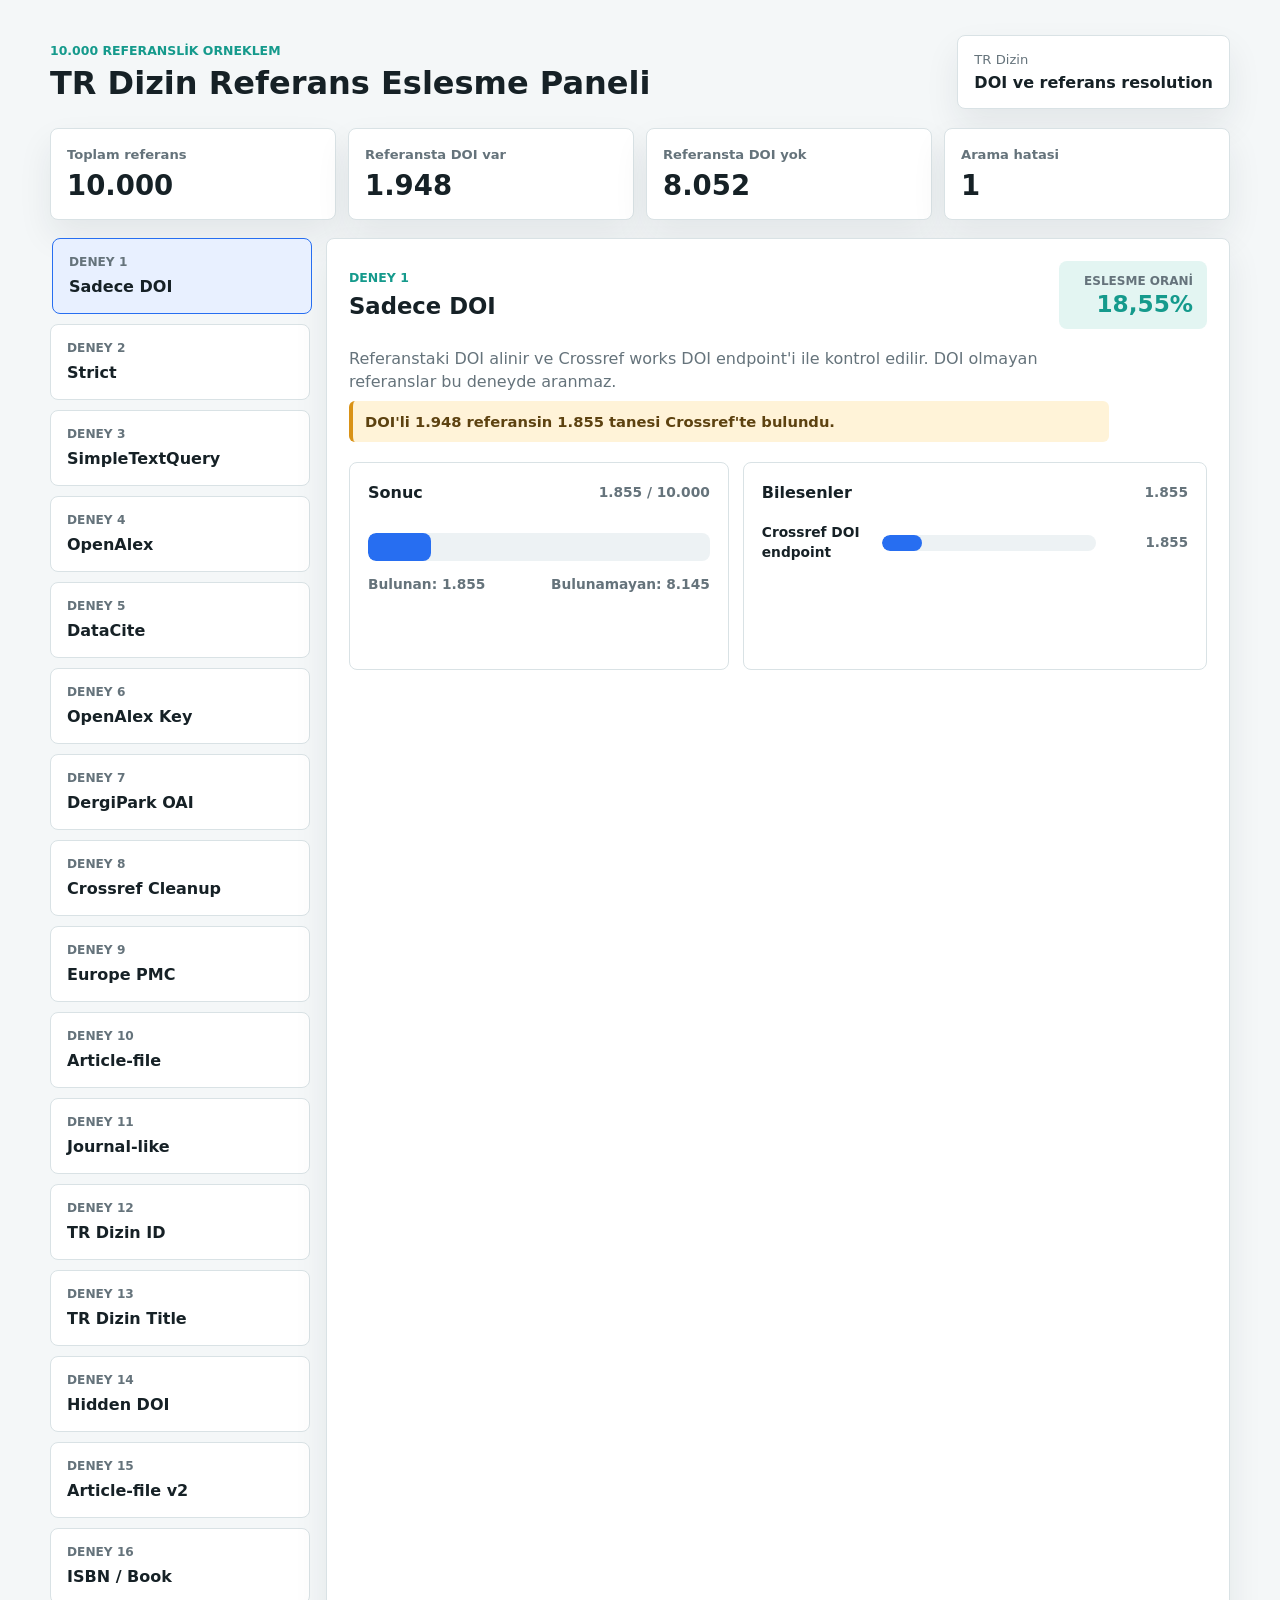
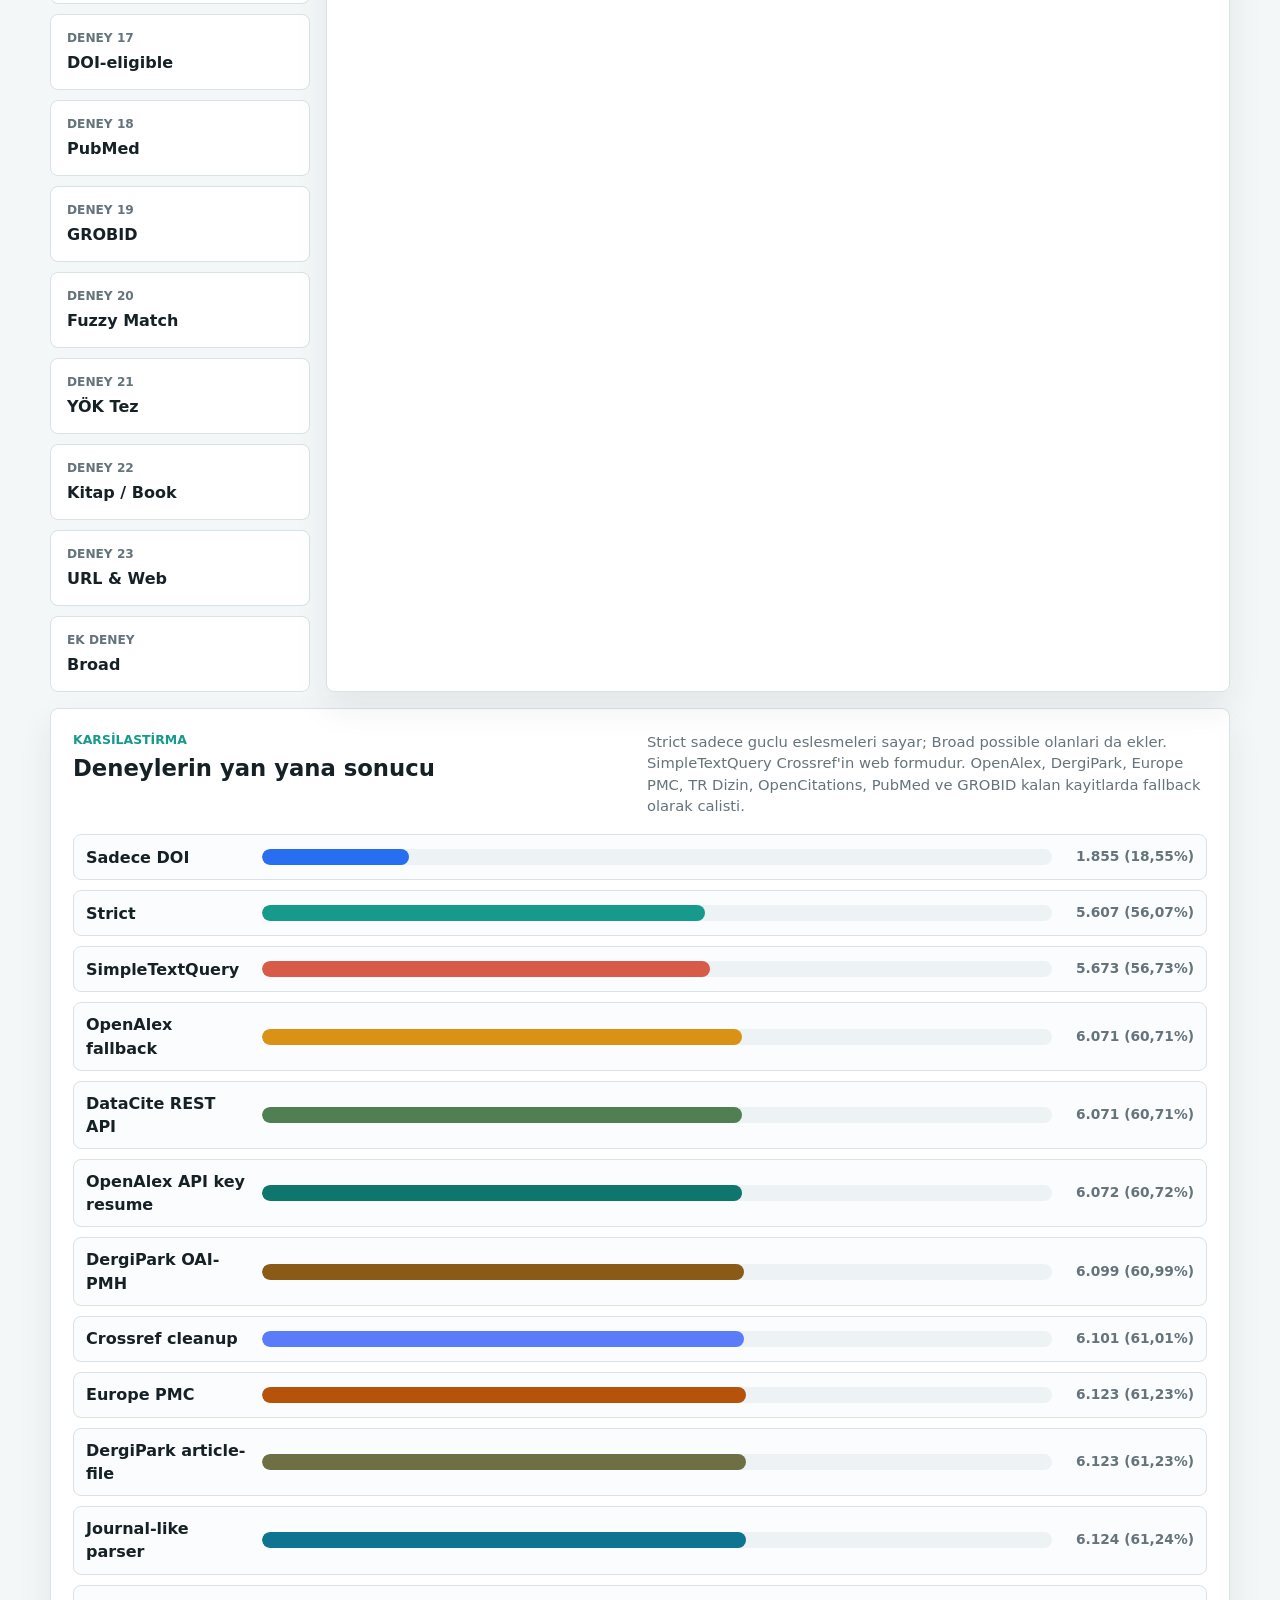
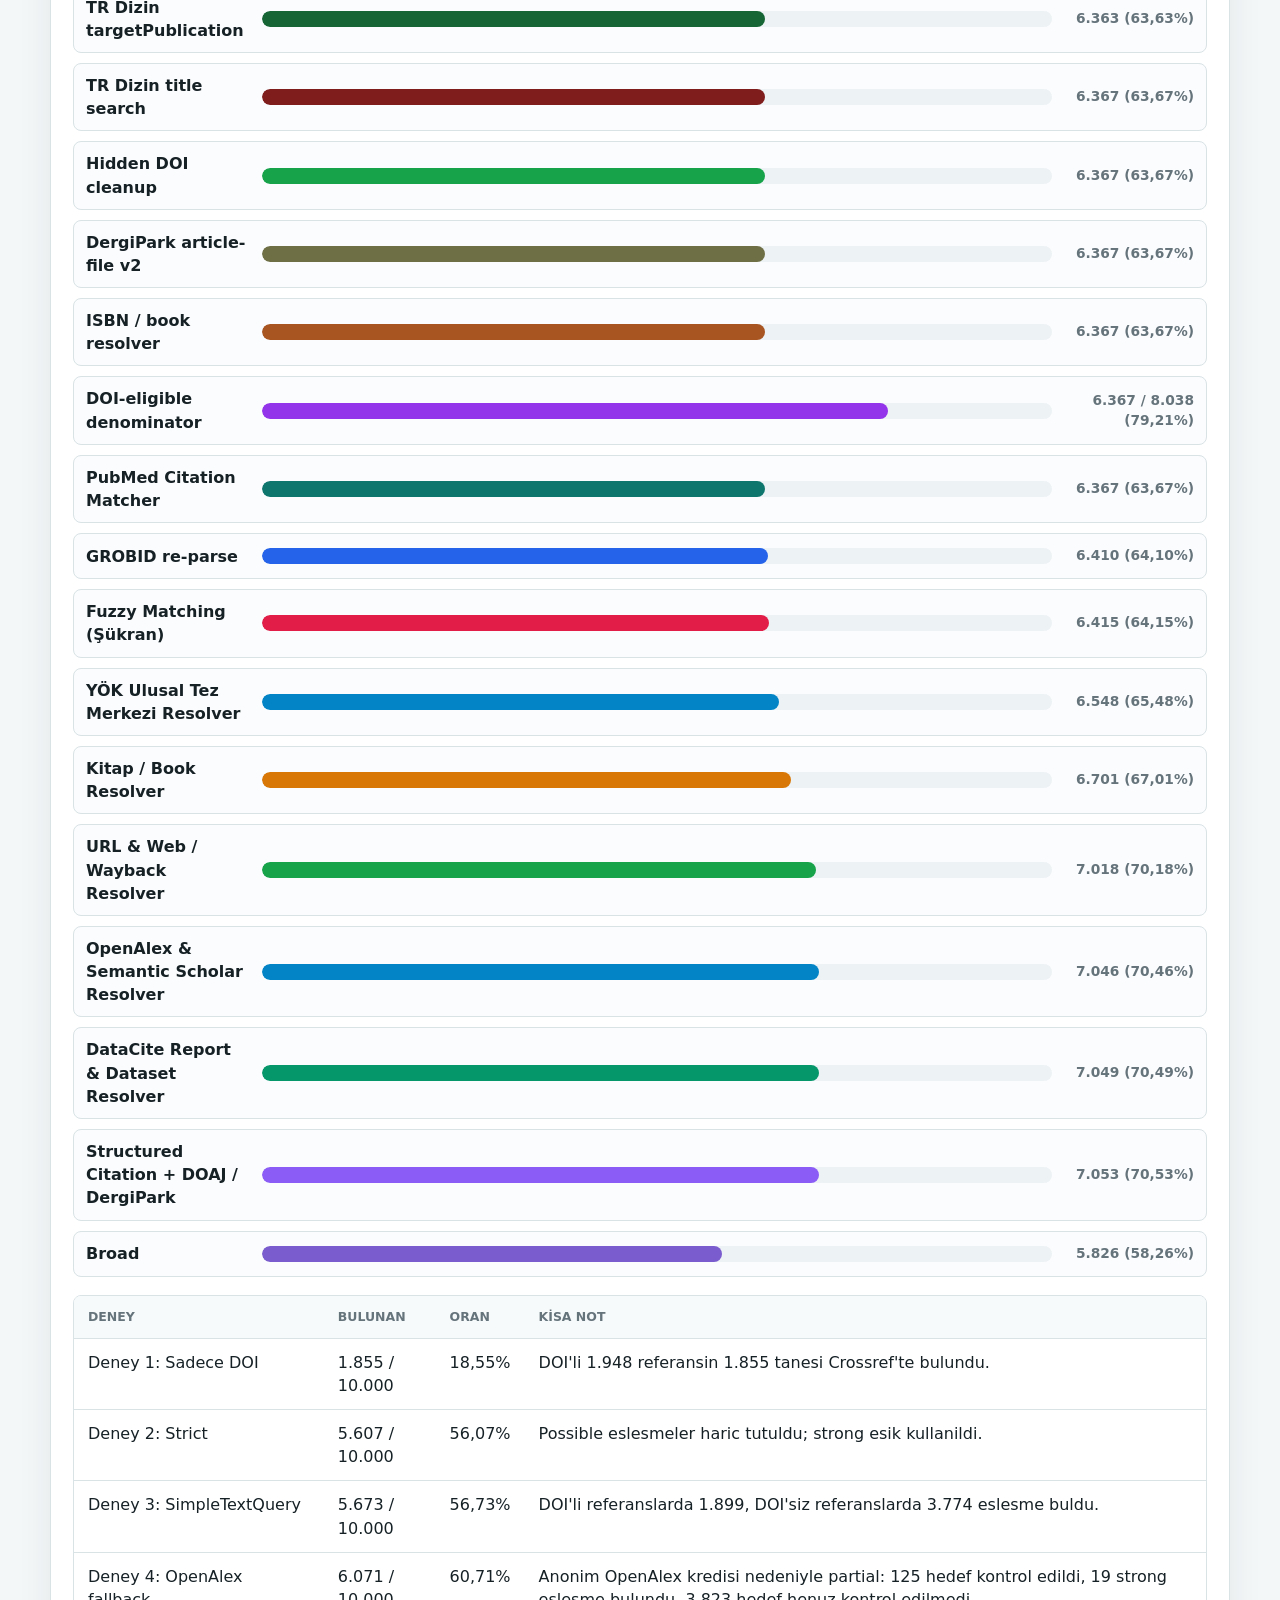
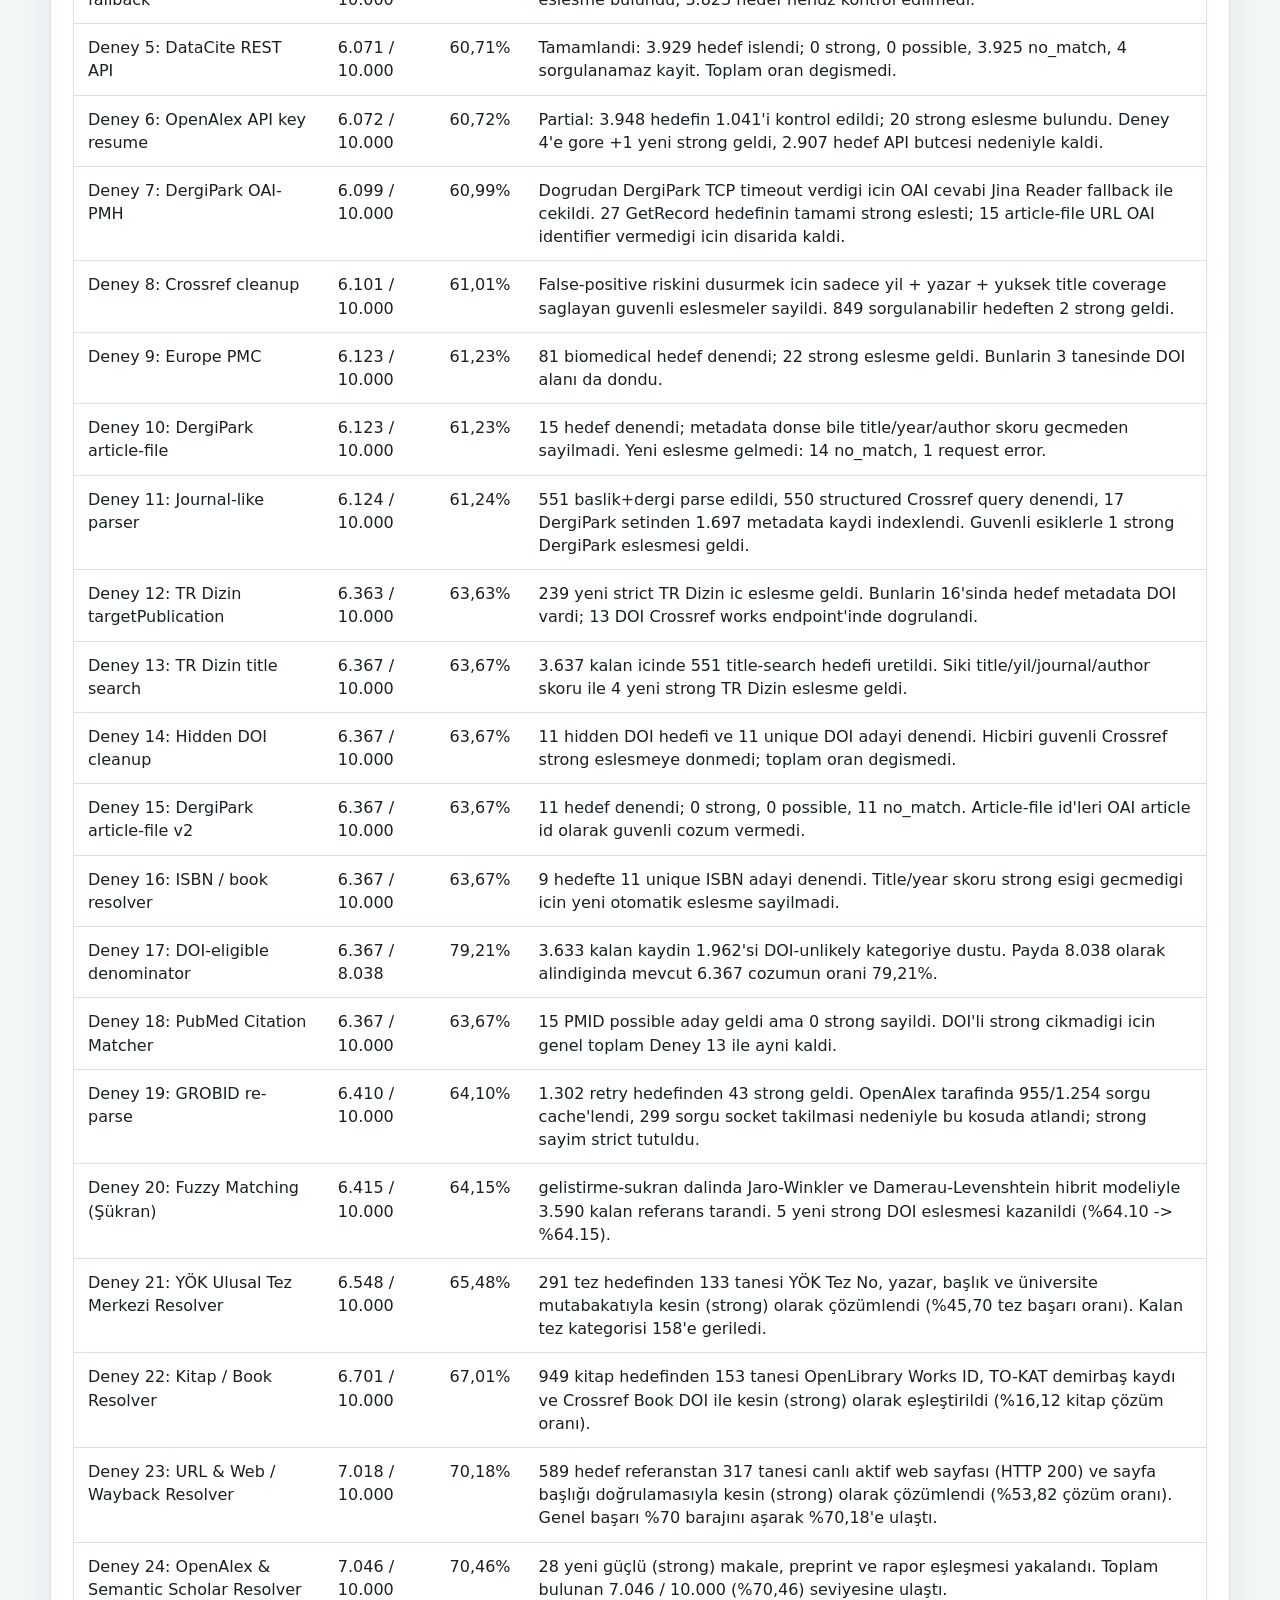
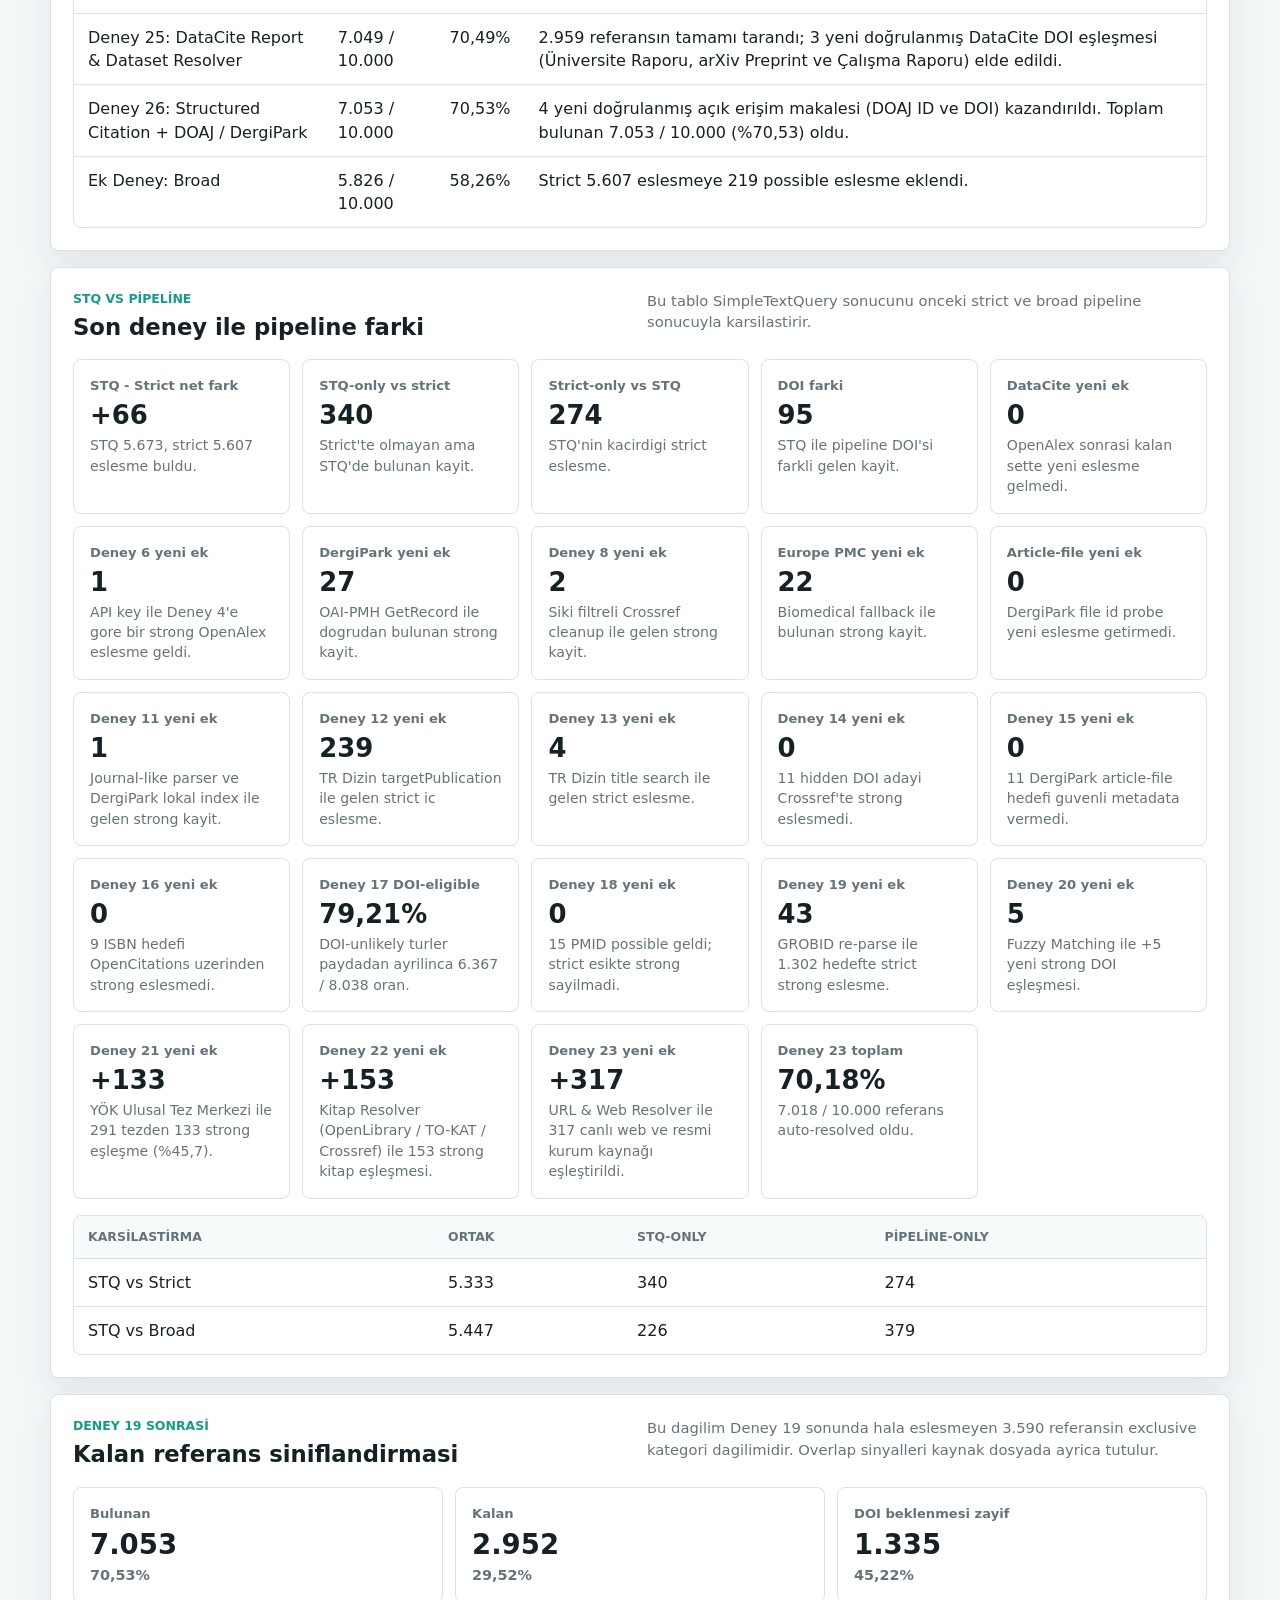
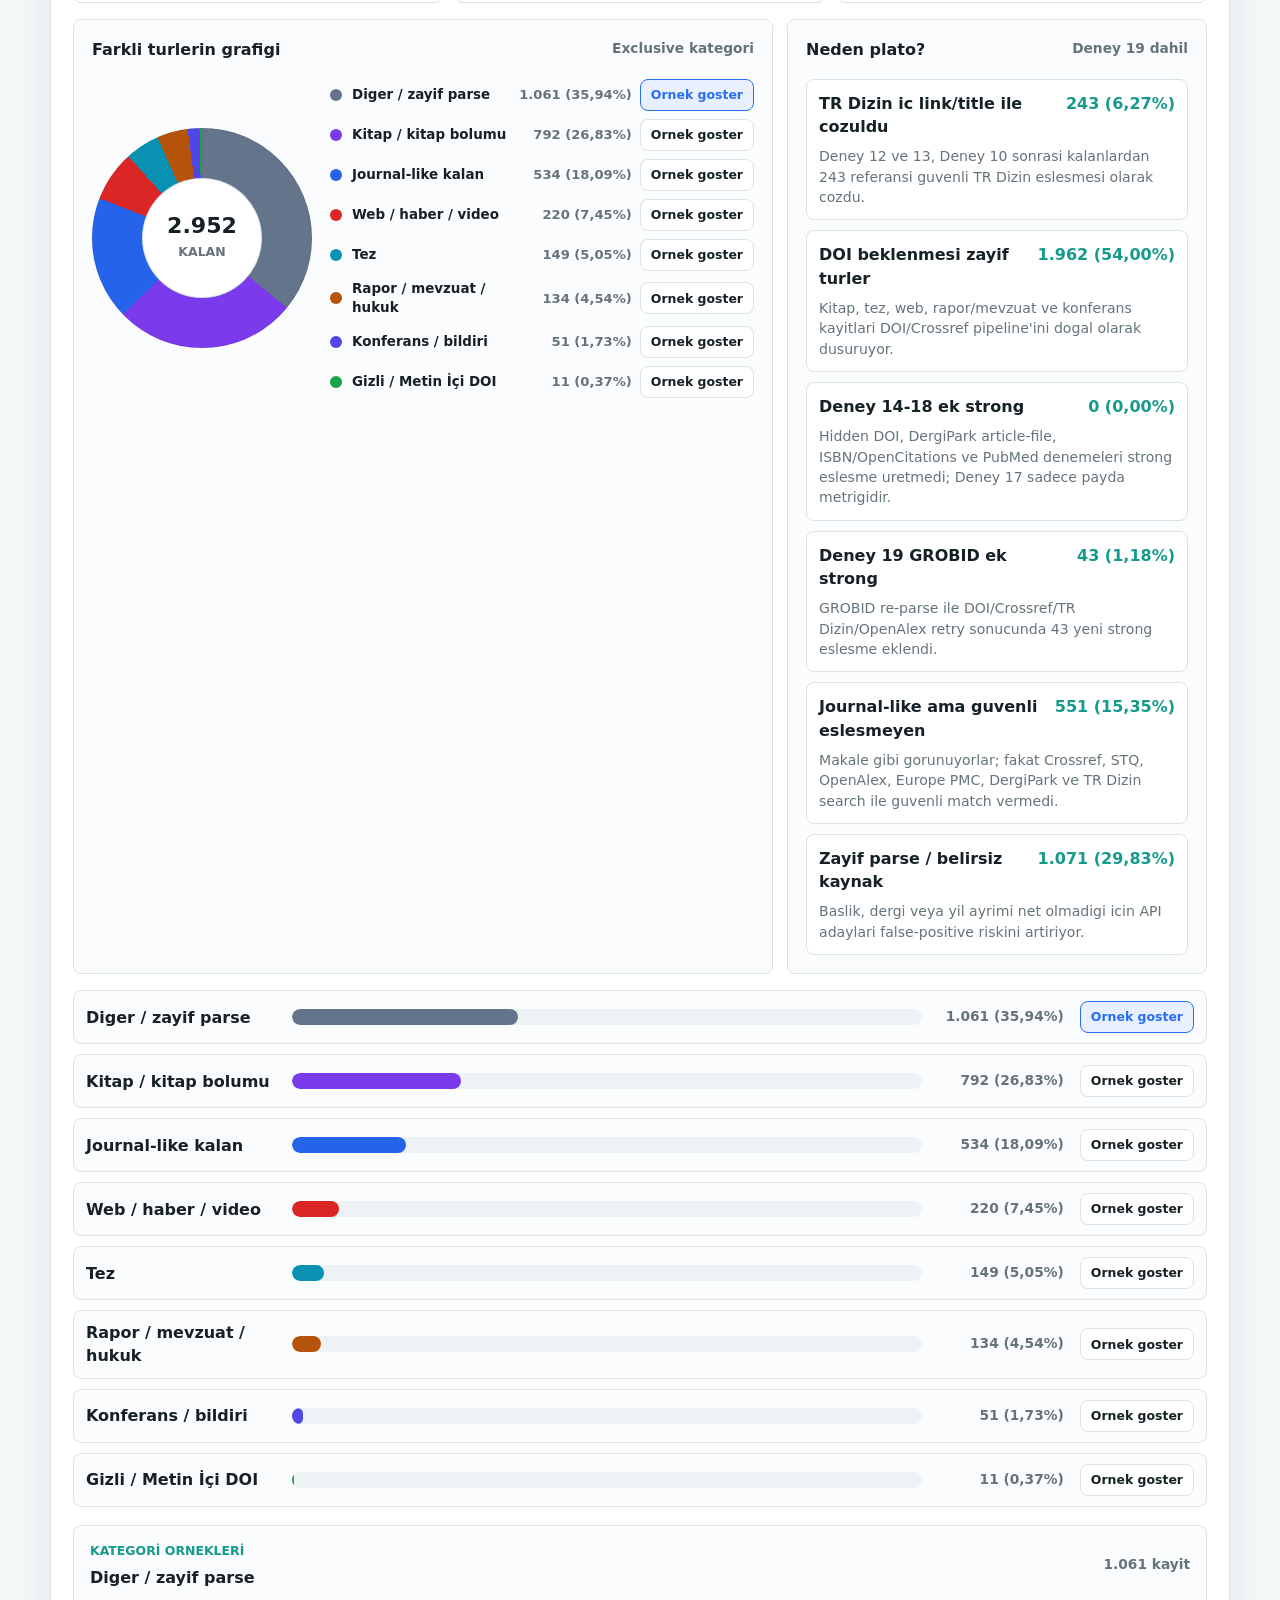
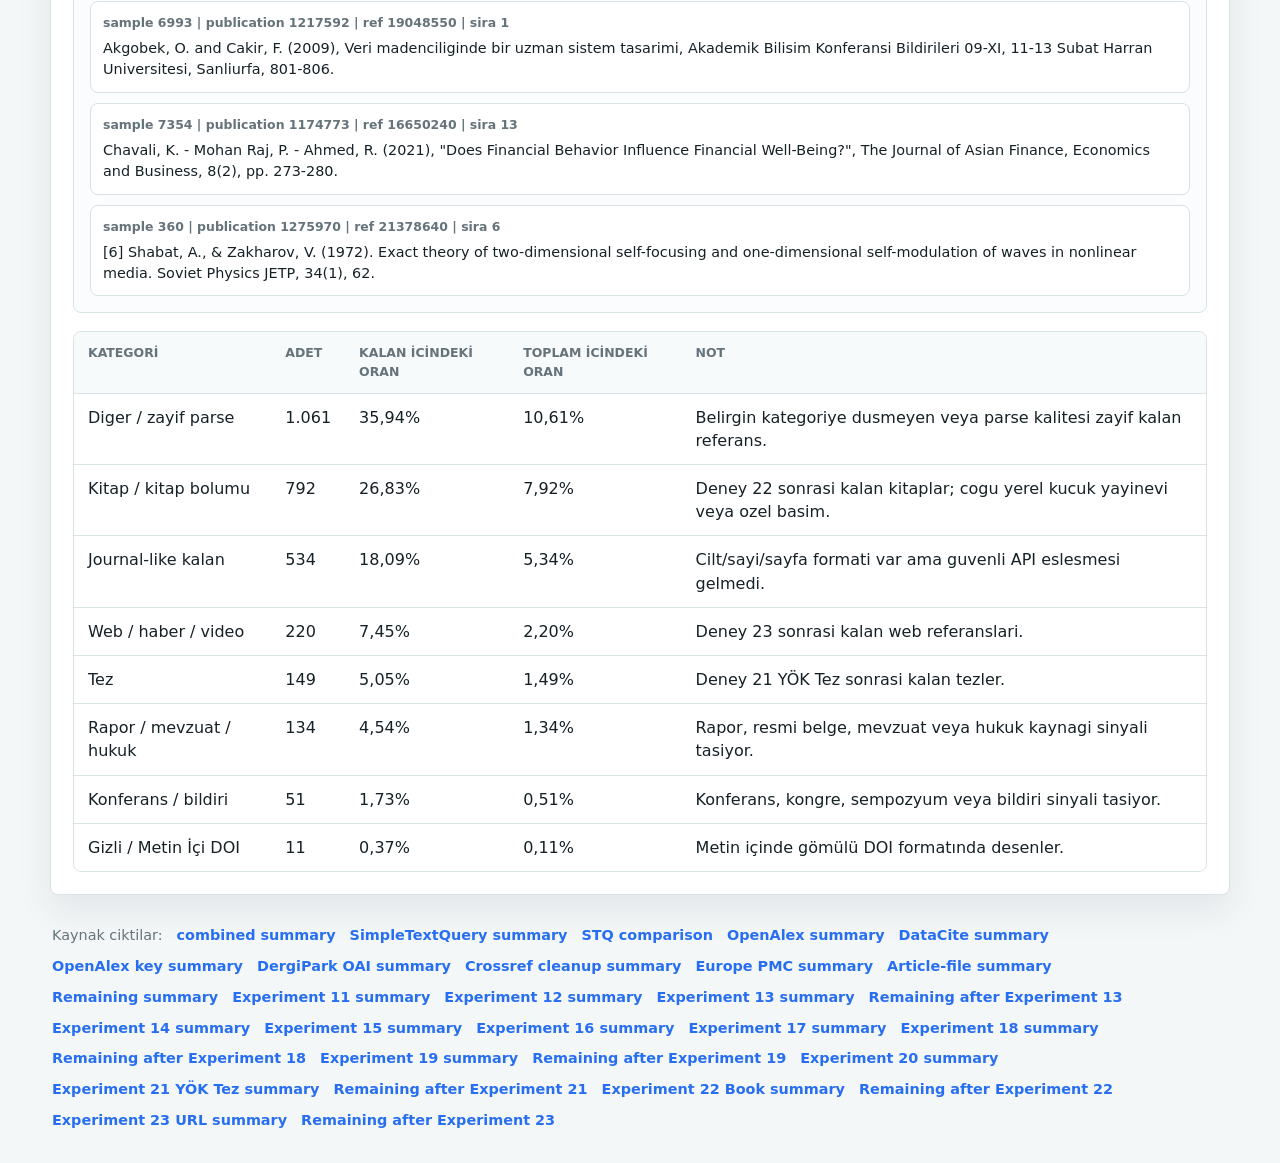
<file: crossref_stats_dashboard/index.html>
<!doctype html>
<html lang="tr">
  <head>
    <meta charset="utf-8">
    <meta name="viewport" content="width=device-width, initial-scale=1">
    <title>TR Dizin Referans Eslesme Paneli</title>
    <link rel="stylesheet" href="styles.css">
  </head>
  <body>
    <main class="dashboard-shell">
      <header class="topbar">
        <div>
          <p class="eyebrow">10.000 referanslik orneklem</p>
          <h1>TR Dizin Referans Eslesme Paneli</h1>
        </div>
        <div class="run-meta" aria-label="Calisma ozeti">
          <span>TR Dizin</span>
          <strong>DOI ve referans resolution</strong>
        </div>
      </header>

      <section class="summary-strip" aria-label="Genel metrikler">
        <article class="metric-tile">
          <span>Toplam referans</span>
          <strong id="totalReferences">10.000</strong>
        </article>
        <article class="metric-tile">
          <span>Referansta DOI var</span>
          <strong id="doiReferences">1.948</strong>
        </article>
        <article class="metric-tile">
          <span>Referansta DOI yok</span>
          <strong id="noDoiReferences">8.052</strong>
        </article>
        <article class="metric-tile">
          <span>Arama hatasi</span>
          <strong id="searchErrors">0</strong>
        </article>
      </section>

      <section class="experiment-layout">
        <aside class="experiment-list" aria-label="Deney secimi">
          <button class="experiment-button is-active" type="button" data-experiment="doi">
            <span>Deney 1</span>
            <strong>Sadece DOI</strong>
          </button>
          <button class="experiment-button" type="button" data-experiment="strict">
            <span>Deney 2</span>
            <strong>Strict</strong>
          </button>
          <button class="experiment-button" type="button" data-experiment="stq">
            <span>Deney 3</span>
            <strong>SimpleTextQuery</strong>
          </button>
          <button class="experiment-button" type="button" data-experiment="openalex">
            <span>Deney 4</span>
            <strong>OpenAlex</strong>
          </button>
          <button class="experiment-button" type="button" data-experiment="datacite">
            <span>Deney 5</span>
            <strong>DataCite</strong>
          </button>
          <button class="experiment-button" type="button" data-experiment="openalex-key">
            <span>Deney 6</span>
            <strong>OpenAlex Key</strong>
          </button>
          <button class="experiment-button" type="button" data-experiment="dergipark">
            <span>Deney 7</span>
            <strong>DergiPark OAI</strong>
          </button>
          <button class="experiment-button" type="button" data-experiment="crossref-cleanup">
            <span>Deney 8</span>
            <strong>Crossref Cleanup</strong>
          </button>
          <button class="experiment-button" type="button" data-experiment="europepmc">
            <span>Deney 9</span>
            <strong>Europe PMC</strong>
          </button>
          <button class="experiment-button" type="button" data-experiment="dergipark-file">
            <span>Deney 10</span>
            <strong>Article-file</strong>
          </button>
          <button class="experiment-button" type="button" data-experiment="journal-like-parser">
            <span>Deney 11</span>
            <strong>Journal-like</strong>
          </button>
          <button class="experiment-button" type="button" data-experiment="trdizin-target">
            <span>Deney 12</span>
            <strong>TR Dizin ID</strong>
          </button>
          <button class="experiment-button" type="button" data-experiment="trdizin-title">
            <span>Deney 13</span>
            <strong>TR Dizin Title</strong>
          </button>
          <button class="experiment-button" type="button" data-experiment="hidden-doi">
            <span>Deney 14</span>
            <strong>Hidden DOI</strong>
          </button>
          <button class="experiment-button" type="button" data-experiment="dergipark-file-v2">
            <span>Deney 15</span>
            <strong>Article-file v2</strong>
          </button>
          <button class="experiment-button" type="button" data-experiment="isbn-book">
            <span>Deney 16</span>
            <strong>ISBN / Book</strong>
          </button>
          <button class="experiment-button" type="button" data-experiment="doi-eligible">
            <span>Deney 17</span>
            <strong>DOI-eligible</strong>
          </button>
          <button class="experiment-button" type="button" data-experiment="pubmed">
            <span>Deney 18</span>
            <strong>PubMed</strong>
          </button>
          <button class="experiment-button" type="button" data-experiment="grobid-reparse">
            <span>Deney 19</span>
            <strong>GROBID</strong>
          </button>
          <button class="experiment-button" type="button" data-experiment="fuzzy-matching">
            <span>Deney 20</span>
            <strong>Fuzzy Match</strong>
          </button>
          <button class="experiment-button" type="button" data-experiment="yok-tez">
            <span>Deney 21</span>
            <strong>YÖK Tez</strong>
          </button>
          <button class="experiment-button" type="button" data-experiment="book-resolver">
            <span>Deney 22</span>
            <strong>Kitap / Book</strong>
          </button>
          <button class="experiment-button" type="button" data-experiment="url-web">
            <span>Deney 23</span>
            <strong>URL & Web</strong>
          </button>
          <button class="experiment-button" type="button" data-experiment="broad">
            <span>Ek Deney</span>
            <strong>Broad</strong>
          </button>
        </aside>

        <section class="experiment-detail" aria-live="polite">
          <div class="detail-heading">
            <div>
              <p id="experimentLabel" class="eyebrow">Deney 1</p>
              <h2 id="experimentTitle">Sadece DOI</h2>
            </div>
            <div class="rate-badge">
              <span>Eslesme orani</span>
              <strong id="experimentRate">18,55%</strong>
            </div>
          </div>

          <p id="experimentDescription" class="experiment-copy">
            Referanstaki DOI alinir ve Crossref works DOI endpoint'i ile kontrol edilir.
          </p>
          <p id="experimentNote" class="experiment-note">
            DOI'li 1.948 referansin 1.855 tanesi Crossref'te bulundu.
          </p>

          <div class="result-grid">
            <article class="result-panel">
              <div class="panel-title-row">
                <h3>Sonuc</h3>
                <span id="matchCount">1.855 / 10.000</span>
              </div>
              <div class="bar-track" aria-hidden="true">
                <div id="matchBar" class="bar-fill"></div>
              </div>
              <div class="split-row">
                <span id="foundText">Bulunan: 1.855</span>
                <span id="missingText">Bulunamayan: 8.145</span>
              </div>
            </article>

            <article class="result-panel">
              <div class="panel-title-row">
                <h3>Bilesenler</h3>
                <span id="componentTotal">1.855</span>
              </div>
              <div id="componentBars" class="component-bars"></div>
            </article>
          </div>
        </section>
      </section>

      <section class="comparison-section">
        <div class="section-heading">
          <div>
            <p class="eyebrow">Karsilastirma</p>
            <h2>Deneylerin yan yana sonucu</h2>
          </div>
          <p>Strict sadece guclu eslesmeleri sayar; Broad possible olanlari da ekler. SimpleTextQuery Crossref'in web formudur. OpenAlex, DergiPark, Europe PMC, TR Dizin, OpenCitations, PubMed ve GROBID kalan kayitlarda fallback olarak calisti.</p>
        </div>

        <div id="comparisonBars" class="comparison-bars" aria-label="Deney eslesme oranlari"></div>

        <div class="table-wrap">
          <table>
            <thead>
              <tr>
                <th>Deney</th>
                <th>Bulunan</th>
                <th>Oran</th>
                <th>Kisa not</th>
              </tr>
            </thead>
            <tbody id="experimentTable"></tbody>
          </table>
        </div>
      </section>

      <section class="comparison-section">
        <div class="section-heading">
          <div>
            <p class="eyebrow">STQ vs Pipeline</p>
            <h2>Son deney ile pipeline farki</h2>
          </div>
          <p>Bu tablo SimpleTextQuery sonucunu onceki strict ve broad pipeline sonucuyla karsilastirir.</p>
        </div>

        <div class="delta-grid">
          <article class="delta-tile">
            <span>STQ - Strict net fark</span>
            <strong>+66</strong>
            <p>STQ 5.673, strict 5.607 eslesme buldu.</p>
          </article>
          <article class="delta-tile">
            <span>STQ-only vs strict</span>
            <strong>340</strong>
            <p>Strict'te olmayan ama STQ'de bulunan kayit.</p>
          </article>
          <article class="delta-tile">
            <span>Strict-only vs STQ</span>
            <strong>274</strong>
            <p>STQ'nin kacirdigi strict eslesme.</p>
          </article>
          <article class="delta-tile">
            <span>DOI farki</span>
            <strong>95</strong>
            <p>STQ ile pipeline DOI'si farkli gelen kayit.</p>
          </article>
          <article class="delta-tile">
            <span>DataCite yeni ek</span>
            <strong>0</strong>
            <p>OpenAlex sonrasi kalan sette yeni eslesme gelmedi.</p>
          </article>
          <article class="delta-tile">
            <span>Deney 6 yeni ek</span>
            <strong>1</strong>
            <p>API key ile Deney 4'e gore bir strong OpenAlex eslesme geldi.</p>
          </article>
          <article class="delta-tile">
            <span>DergiPark yeni ek</span>
            <strong>27</strong>
            <p>OAI-PMH GetRecord ile dogrudan bulunan strong kayit.</p>
          </article>
          <article class="delta-tile">
            <span>Deney 8 yeni ek</span>
            <strong>2</strong>
            <p>Siki filtreli Crossref cleanup ile gelen strong kayit.</p>
          </article>
          <article class="delta-tile">
            <span>Europe PMC yeni ek</span>
            <strong>22</strong>
            <p>Biomedical fallback ile bulunan strong kayit.</p>
          </article>
          <article class="delta-tile">
            <span>Article-file yeni ek</span>
            <strong>0</strong>
            <p>DergiPark file id probe yeni eslesme getirmedi.</p>
          </article>
          <article class="delta-tile">
            <span>Deney 11 yeni ek</span>
            <strong>1</strong>
            <p>Journal-like parser ve DergiPark lokal index ile gelen strong kayit.</p>
          </article>
          <article class="delta-tile">
            <span>Deney 12 yeni ek</span>
            <strong>239</strong>
            <p>TR Dizin targetPublication ile gelen strict ic eslesme.</p>
          </article>
          <article class="delta-tile">
            <span>Deney 13 yeni ek</span>
            <strong>4</strong>
            <p>TR Dizin title search ile gelen strict eslesme.</p>
          </article>
          <article class="delta-tile">
            <span>Deney 14 yeni ek</span>
            <strong>0</strong>
            <p>11 hidden DOI adayi Crossref'te strong eslesmedi.</p>
          </article>
          <article class="delta-tile">
            <span>Deney 15 yeni ek</span>
            <strong>0</strong>
            <p>11 DergiPark article-file hedefi guvenli metadata vermedi.</p>
          </article>
          <article class="delta-tile">
            <span>Deney 16 yeni ek</span>
            <strong>0</strong>
            <p>9 ISBN hedefi OpenCitations uzerinden strong eslesmedi.</p>
          </article>
          <article class="delta-tile">
            <span>Deney 17 DOI-eligible</span>
            <strong>79,21%</strong>
            <p>DOI-unlikely turler paydadan ayrilinca 6.367 / 8.038 oran.</p>
          </article>
          <article class="delta-tile">
            <span>Deney 18 yeni ek</span>
            <strong>0</strong>
            <p>15 PMID possible geldi; strict esikte strong sayilmadi.</p>
          </article>
          <article class="delta-tile">
            <span>Deney 19 yeni ek</span>
            <strong>43</strong>
            <p>GROBID re-parse ile 1.302 hedefte strict strong eslesme.</p>
          </article>
          <article class="delta-tile">
            <span>Deney 20 yeni ek</span>
            <strong>5</strong>
            <p>Fuzzy Matching ile +5 yeni strong DOI eşleşmesi.</p>
          </article>
          <article class="delta-tile">
            <span>Deney 21 yeni ek</span>
            <strong>+133</strong>
            <p>YÖK Ulusal Tez Merkezi ile 291 tezden 133 strong eşleşme (%45,7).</p>
          </article>
          <article class="delta-tile">
            <span>Deney 22 yeni ek</span>
            <strong>+153</strong>
            <p>Kitap Resolver (OpenLibrary / TO-KAT / Crossref) ile 153 strong kitap eşleşmesi.</p>
          </article>
          <article class="delta-tile">
            <span>Deney 23 yeni ek</span>
            <strong>+317</strong>
            <p>URL & Web Resolver ile 317 canlı web ve resmi kurum kaynağı eşleştirildi.</p>
          </article>
          <article class="delta-tile">
            <span>Deney 23 toplam</span>
            <strong>70,18%</strong>
            <p>7.018 / 10.000 referans auto-resolved oldu.</p>
          </article>
        </div>

        <div class="table-wrap compact-table">
          <table>
            <thead>
              <tr>
                <th>Karsilastirma</th>
                <th>Ortak</th>
                <th>STQ-only</th>
                <th>Pipeline-only</th>
              </tr>
            </thead>
            <tbody>
              <tr>
                <td>STQ vs Strict</td>
                <td>5.333</td>
                <td>340</td>
                <td>274</td>
              </tr>
              <tr>
                <td>STQ vs Broad</td>
                <td>5.447</td>
                <td>226</td>
                <td>379</td>
              </tr>
            </tbody>
          </table>
        </div>
      </section>

      <section class="comparison-section">
        <div class="section-heading">
          <div>
            <p class="eyebrow">Deney 19 sonrasi</p>
            <h2>Kalan referans siniflandirmasi</h2>
          </div>
          <p>Bu dagilim Deney 19 sonunda hala eslesmeyen 3.590 referansin exclusive kategori dagilimidir. Overlap sinyalleri kaynak dosyada ayrica tutulur.</p>
        </div>

        <div class="remaining-metrics">
          <article class="metric-tile">
            <span>Bulunan</span>
            <strong id="remainingFound">6.410</strong>
            <p id="remainingFoundRate">64,10%</p>
          </article>
          <article class="metric-tile">
            <span>Kalan</span>
            <strong id="remainingCount">3.590</strong>
            <p id="remainingRate">35,90%</p>
          </article>
          <article class="metric-tile">
            <span>DOI beklenmesi zayif</span>
            <strong id="doiUnlikelyCount">1.947</strong>
            <p id="doiUnlikelyRate">54,23%</p>
          </article>
        </div>

        <div class="type-chart-layout">
          <article class="type-chart-panel">
            <div class="panel-title-row">
              <h3>Farkli turlerin grafigi</h3>
              <span>Exclusive kategori</span>
            </div>
            <div class="type-chart-content">
              <div id="remainingTypeDonut" class="donut-chart" role="img" aria-label="Kalan referans tur dagilimi">
                <span>
                  <strong id="remainingTypeDonutCount">3.590</strong>
                  <small>Kalan</small>
                </span>
              </div>
              <div id="remainingTypeLegend" class="donut-legend"></div>
            </div>
          </article>

          <article class="type-chart-panel">
            <div class="panel-title-row">
              <h3>Neden plato?</h3>
              <span>Deney 19 dahil</span>
            </div>
            <div id="remainingReasonList" class="reason-list"></div>
          </article>
        </div>

        <div id="remainingCategoryBars" class="comparison-bars" aria-label="Kalan kategori oranlari"></div>
        <div id="categoryExamplePanel" class="category-example-panel" aria-live="polite"></div>

        <div class="table-wrap">
          <table>
            <thead>
              <tr>
                <th>Kategori</th>
                <th>Adet</th>
                <th>Kalan icindeki oran</th>
                <th>Toplam icindeki oran</th>
                <th>Not</th>
              </tr>
            </thead>
            <tbody id="remainingCategoryTable"></tbody>
          </table>
        </div>
      </section>

      <footer class="source-footer">
        <span>Kaynak ciktilar:</span>
        <a href="../trdizin_crossref_doi_stats_10k/combined_crossref_matching_summary.json">combined summary</a>
        <a href="../trdizin_crossref_doi_stats_10k/simple_text_query_combined/simple_text_query_summary.json">SimpleTextQuery summary</a>
        <a href="../trdizin_crossref_doi_stats_10k/simple_text_query_combined/simple_text_query_vs_pipeline_summary.json">STQ comparison</a>
        <a href="../trdizin_crossref_doi_stats_10k/openalex_fallback/openalex_fallback_summary.json">OpenAlex summary</a>
        <a href="../trdizin_crossref_doi_stats_10k/datacite_fallback/datacite_fallback_summary.json">DataCite summary</a>
        <a href="../trdizin_crossref_doi_stats_10k/openalex_api_key_fallback/openalex_fallback_summary.json">OpenAlex key summary</a>
        <a href="../trdizin_crossref_doi_stats_10k/dergipark_oai_fallback/dergipark_oai_summary.json">DergiPark OAI summary</a>
        <a href="../trdizin_crossref_doi_stats_10k/crossref_cleanup_fallback/crossref_cleanup_summary.json">Crossref cleanup summary</a>
        <a href="../trdizin_crossref_doi_stats_10k/europepmc_fallback/europepmc_fallback_summary.json">Europe PMC summary</a>
        <a href="../trdizin_crossref_doi_stats_10k/dergipark_article_file_probe/dergipark_article_file_probe_summary.json">Article-file summary</a>
        <a href="../trdizin_crossref_doi_stats_10k/remaining_after_experiment10/remaining_after_experiment10_summary.json">Remaining summary</a>
        <a href="../trdizin_crossref_doi_stats_10k/experiment11_journal_like/experiment11_summary.json">Experiment 11 summary</a>
        <a href="../trdizin_crossref_doi_stats_10k/experiment12_trdizin_target/trdizin_target_publication_summary.json">Experiment 12 summary</a>
        <a href="../trdizin_crossref_doi_stats_10k/experiment13_trdizin_title_search/trdizin_title_search_summary.json">Experiment 13 summary</a>
        <a href="../trdizin_crossref_doi_stats_10k/remaining_after_experiment13/remaining_after_experiment13_summary.json">Remaining after Experiment 13</a>
        <a href="../trdizin_crossref_doi_stats_10k/experiment14_hidden_doi/hidden_doi_summary.json">Experiment 14 summary</a>
        <a href="../trdizin_crossref_doi_stats_10k/experiment15_dergipark_article_file/dergipark_article_file_summary.json">Experiment 15 summary</a>
        <a href="../trdizin_crossref_doi_stats_10k/experiment16_isbn_book/isbn_book_summary.json">Experiment 16 summary</a>
        <a href="../trdizin_crossref_doi_stats_10k/experiment17_doi_eligible_denominator/doi_eligible_denominator_summary.json">Experiment 17 summary</a>
        <a href="../trdizin_crossref_doi_stats_10k/experiment18_pubmed_citation_matcher/pubmed_citation_summary.json">Experiment 18 summary</a>
        <a href="../trdizin_crossref_doi_stats_10k/remaining_after_experiment18/remaining_after_experiment18_summary.json">Remaining after Experiment 18</a>
        <a href="../trdizin_crossref_doi_stats_10k/experiment19_grobid_reparse/grobid_reparse_summary.json">Experiment 19 summary</a>
        <a href="../trdizin_crossref_doi_stats_10k/remaining_after_experiment19/remaining_after_experiment19_summary.json">Remaining after Experiment 19</a>
        <a href="../trdizin_crossref_doi_stats_10k/experiment20_fuzzy/experiment20_summary.json">Experiment 20 summary</a>
        <a href="../trdizin_crossref_doi_stats_10k/experiment21_yok_tez/yok_tez_summary.json">Experiment 21 YÖK Tez summary</a>
        <a href="../trdizin_crossref_doi_stats_10k/remaining_after_experiment21/remaining_after_experiment21_summary.json">Remaining after Experiment 21</a>
        <a href="../trdizin_crossref_doi_stats_10k/experiment22_books/book_summary.json">Experiment 22 Book summary</a>
        <a href="../trdizin_crossref_doi_stats_10k/remaining_after_experiment22/remaining_after_experiment22_summary.json">Remaining after Experiment 22</a>
        <a href="../trdizin_crossref_doi_stats_10k/experiment23_url_web/url_summary.json">Experiment 23 URL summary</a>
        <a href="../trdizin_crossref_doi_stats_10k/remaining_after_experiment23/remaining_after_experiment23_summary.json">Remaining after Experiment 23</a>
      </footer>
    </main>

    <script src="app.js"></script>
  </body>
</html>
</file>
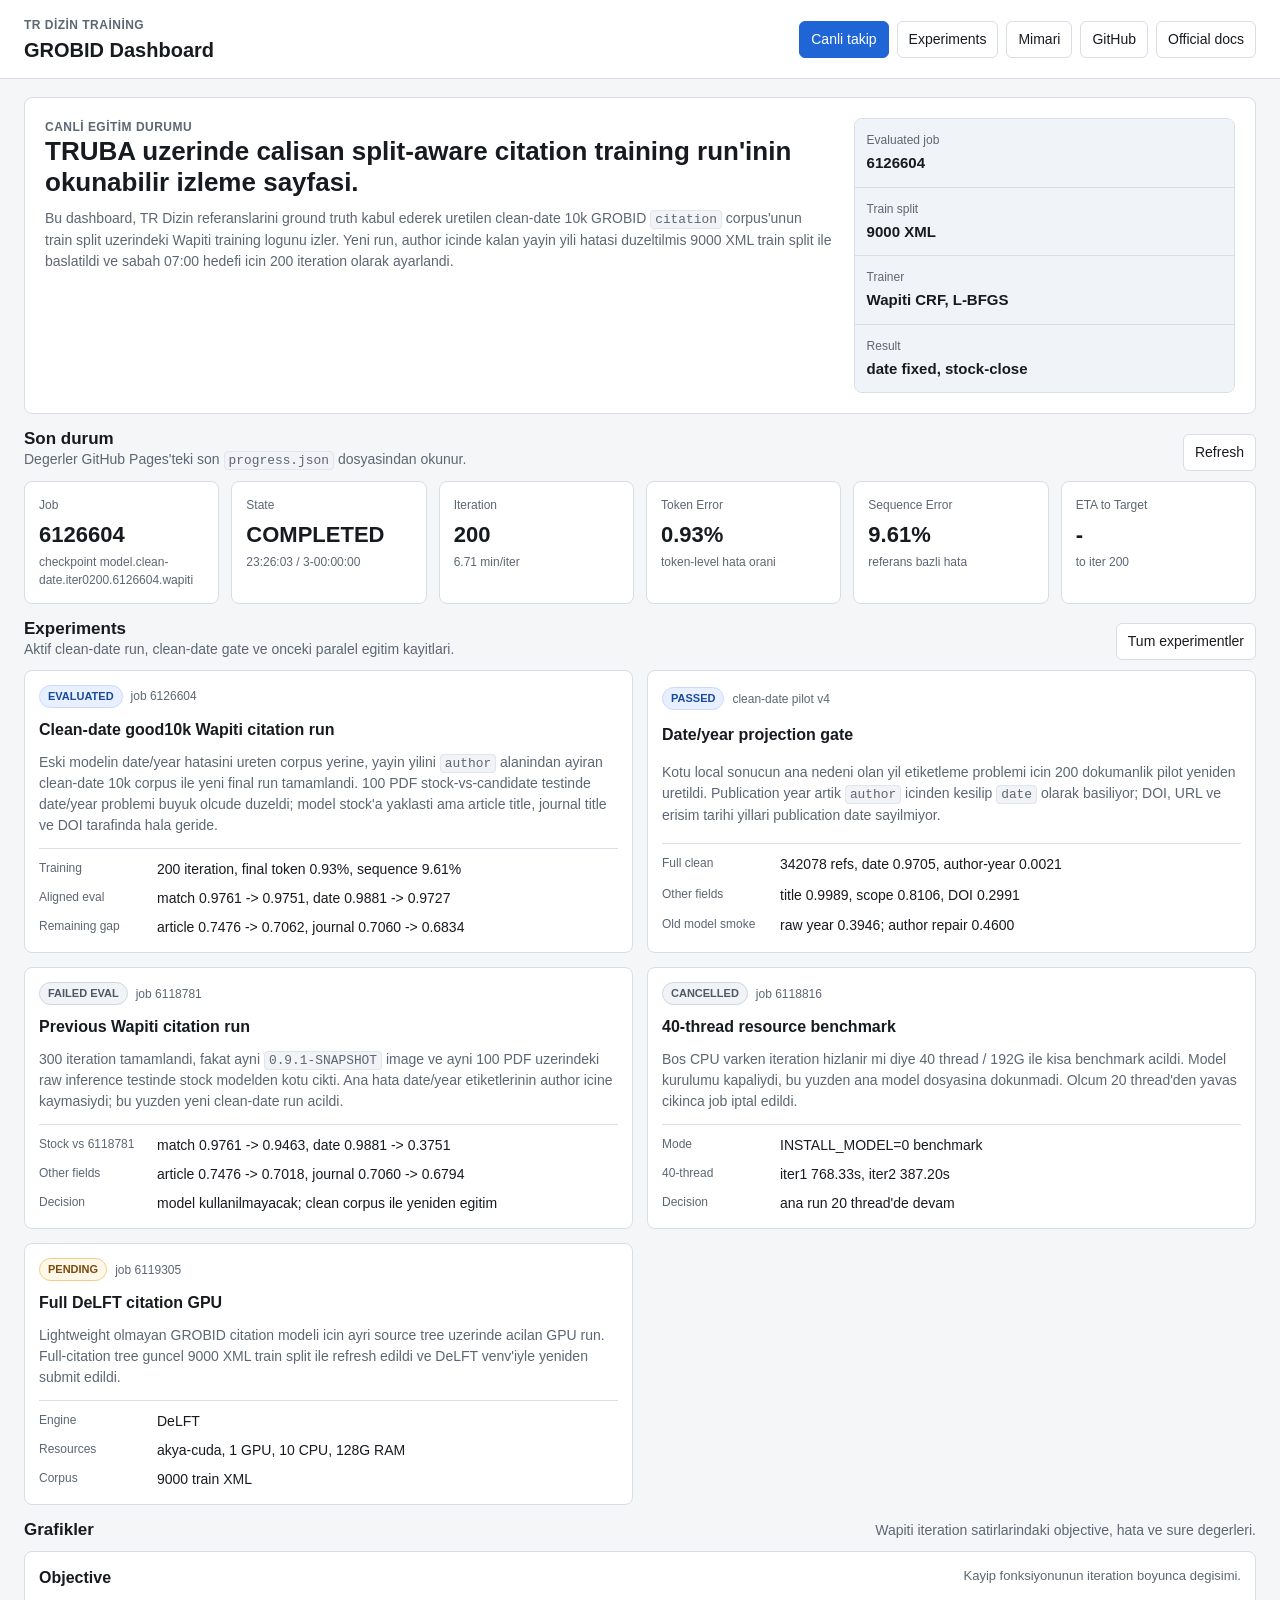
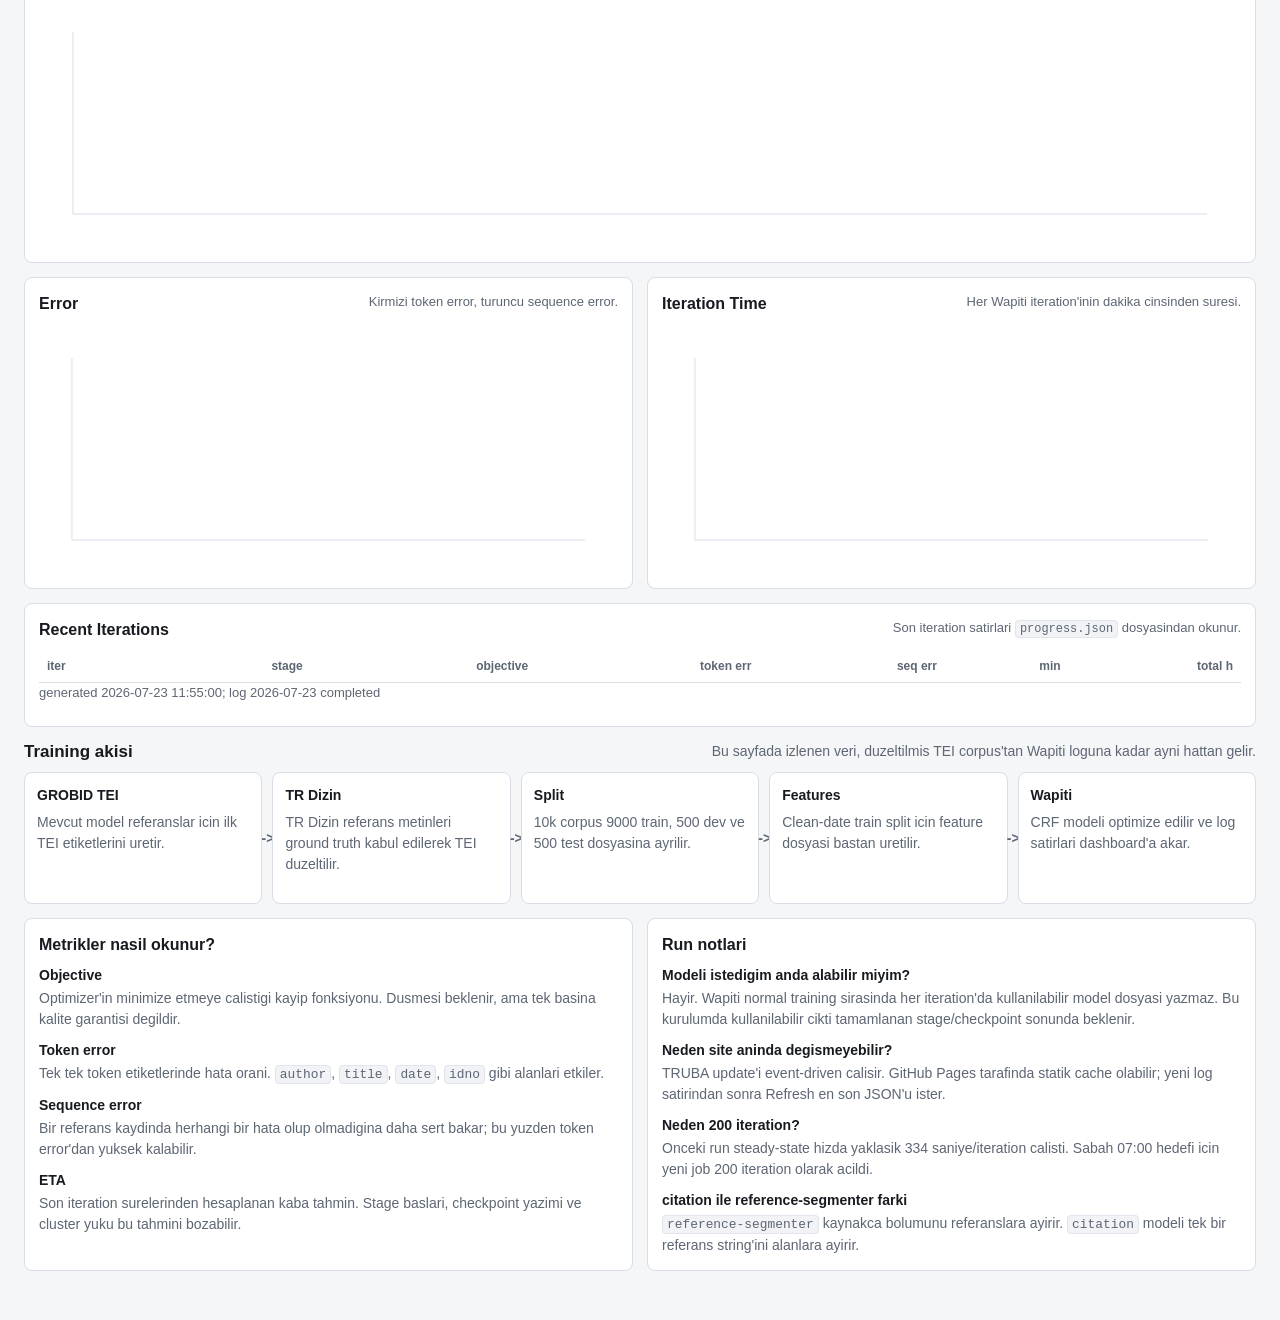
<file: github_dashboard/index.html>
<!doctype html>
<html lang="tr">
<head>
  <meta charset="utf-8">
  <meta name="viewport" content="width=device-width, initial-scale=1">
  <title>GROBID Citation Training Dashboard</title>
  <link rel="stylesheet" href="styles.css">
</head>
<body>
  <header class="topbar">
    <div class="brand">
      <p class="eyebrow">TR Dizin training</p>
      <h1>GROBID Dashboard</h1>
    </div>
    <nav class="nav">
      <a class="active" href="index.html">Canli takip</a>
      <a href="experiments.html">Experiments</a>
      <a href="architecture.html">Mimari</a>
      <a href="https://github.com/isikgirayedu/grobid-dashboard" rel="noreferrer">GitHub</a>
      <a href="https://grobid.readthedocs.io/en/latest/Principles/" rel="noreferrer">Official docs</a>
    </nav>
  </header>

  <main class="page">
    <section class="hero">
      <div>
        <p class="eyebrow">Canli egitim durumu</p>
        <h2>TRUBA uzerinde calisan split-aware citation training run'inin okunabilir izleme sayfasi.</h2>
        <p>
          Bu dashboard, TR Dizin referanslarini ground truth kabul ederek uretilen clean-date
          10k GROBID <code>citation</code> corpus'unun train split uzerindeki Wapiti training
          logunu izler. Yeni run, author icinde kalan yayin yili hatasi duzeltilmis 9000 XML
          train split ile baslatildi ve sabah 07:00 hedefi icin 200 iteration olarak ayarlandi.
        </p>
      </div>
      <div class="hero-meta" aria-label="Run summary">
        <div><span>Evaluated job</span><strong>6126604</strong></div>
        <div><span>Train split</span><strong>9000 XML</strong></div>
        <div><span>Trainer</span><strong>Wapiti CRF, L-BFGS</strong></div>
        <div><span>Result</span><strong>date fixed, stock-close</strong></div>
      </div>
    </section>

    <section class="section">
      <div class="section-header">
        <div>
          <h2>Son durum</h2>
          <p>Degerler GitHub Pages'teki son <code>progress.json</code> dosyasindan okunur.</p>
        </div>
        <button id="refresh" class="section-button" type="button">Refresh</button>
      </div>
      <div class="metrics" aria-label="Training metrics">
        <div class="metric"><div class="label">Job</div><div id="job" class="value">-</div><div id="jobHint" class="hint"></div></div>
        <div class="metric"><div class="label">State</div><div id="state" class="value">-</div><div id="elapsed" class="hint"></div></div>
        <div class="metric"><div class="label">Iteration</div><div id="iter" class="value">-</div><div id="iterHint" class="hint"></div></div>
        <div class="metric"><div class="label">Token Error</div><div id="tokenErr" class="value">-</div><div class="hint">token-level hata orani</div></div>
        <div class="metric"><div class="label">Sequence Error</div><div id="seqErr" class="value">-</div><div class="hint">referans bazli hata</div></div>
        <div class="metric"><div class="label">ETA to Target</div><div id="eta" class="value">-</div><div id="etaHint" class="hint"></div></div>
      </div>
    </section>

    <section class="section">
      <div class="section-header">
        <div>
          <h2>Experiments</h2>
          <p>Aktif clean-date run, clean-date gate ve onceki paralel egitim kayitlari.</p>
        </div>
        <a class="section-button" href="experiments.html">Tum experimentler</a>
      </div>
      <div class="experiment-grid">
        <article class="surface experiment-card">
          <div class="experiment-topline">
            <span class="status-pill status-ready">EVALUATED</span>
            <span>job 6126604</span>
          </div>
          <h3>Clean-date good10k Wapiti citation run</h3>
          <p>
            Eski modelin date/year hatasini ureten corpus yerine, yayin yilini <code>author</code>
            alanindan ayiran clean-date 10k corpus ile yeni final run tamamlandi. 100 PDF
            stock-vs-candidate testinde date/year problemi buyuk olcude duzeldi; model stock'a
            yaklasti ama article title, journal title ve DOI tarafinda hala geride.
          </p>
          <dl class="mini-facts">
            <div><dt>Training</dt><dd>200 iteration, final token 0.93%, sequence 9.61%</dd></div>
            <div><dt>Aligned eval</dt><dd>match 0.9761 -> 0.9751, date 0.9881 -> 0.9727</dd></div>
            <div><dt>Remaining gap</dt><dd>article 0.7476 -> 0.7062, journal 0.7060 -> 0.6834</dd></div>
          </dl>
        </article>
        <article class="surface experiment-card">
          <div class="experiment-topline">
            <span class="status-pill status-ready">PASSED</span>
            <span>clean-date pilot v4</span>
          </div>
          <h3>Date/year projection gate</h3>
          <p>
            Kotu local sonucun ana nedeni olan yil etiketleme problemi icin 200 dokumanlik pilot
            yeniden uretildi. Publication year artik <code>author</code> icinden kesilip
            <code>date</code> olarak basiliyor; DOI, URL ve erisim tarihi yillari publication date
            sayilmiyor.
          </p>
          <dl class="mini-facts">
            <div><dt>Full clean</dt><dd>342078 refs, date 0.9705, author-year 0.0021</dd></div>
            <div><dt>Other fields</dt><dd>title 0.9989, scope 0.8106, DOI 0.2991</dd></div>
            <div><dt>Old model smoke</dt><dd>raw year 0.3946; author repair 0.4600</dd></div>
          </dl>
        </article>
        <article class="surface experiment-card">
          <div class="experiment-topline">
            <span class="status-pill status-cancelled">FAILED EVAL</span>
            <span>job 6118781</span>
          </div>
          <h3>Previous Wapiti citation run</h3>
          <p>
            300 iteration tamamlandi, fakat ayni <code>0.9.1-SNAPSHOT</code> image ve ayni 100 PDF
            uzerindeki raw inference testinde stock modelden kotu cikti. Ana hata date/year
            etiketlerinin author icine kaymasiydi; bu yuzden yeni clean-date run acildi.
          </p>
          <dl class="mini-facts">
            <div><dt>Stock vs 6118781</dt><dd>match 0.9761 -> 0.9463, date 0.9881 -> 0.3751</dd></div>
            <div><dt>Other fields</dt><dd>article 0.7476 -> 0.7018, journal 0.7060 -> 0.6794</dd></div>
            <div><dt>Decision</dt><dd>model kullanilmayacak; clean corpus ile yeniden egitim</dd></div>
          </dl>
        </article>
        <article class="surface experiment-card">
          <div class="experiment-topline">
            <span class="status-pill status-cancelled">CANCELLED</span>
            <span>job 6118816</span>
          </div>
          <h3>40-thread resource benchmark</h3>
          <p>
            Bos CPU varken iteration hizlanir mi diye 40 thread / 192G ile kisa benchmark acildi.
            Model kurulumu kapaliydi, bu yuzden ana model dosyasina dokunmadi. Olcum 20 thread'den
            yavas cikinca job iptal edildi.
          </p>
          <dl class="mini-facts">
            <div><dt>Mode</dt><dd>INSTALL_MODEL=0 benchmark</dd></div>
            <div><dt>40-thread</dt><dd>iter1 768.33s, iter2 387.20s</dd></div>
            <div><dt>Decision</dt><dd>ana run 20 thread'de devam</dd></div>
          </dl>
        </article>
        <article class="surface experiment-card">
          <div class="experiment-topline">
            <span class="status-pill status-pending">PENDING</span>
            <span>job 6119305</span>
          </div>
          <h3>Full DeLFT citation GPU</h3>
          <p>
            Lightweight olmayan GROBID citation modeli icin ayri source tree uzerinde acilan GPU run.
            Full-citation tree guncel 9000 XML train split ile refresh edildi ve DeLFT venv'iyle
            yeniden submit edildi.
          </p>
          <dl class="mini-facts">
            <div><dt>Engine</dt><dd>DeLFT</dd></div>
            <div><dt>Resources</dt><dd>akya-cuda, 1 GPU, 10 CPU, 128G RAM</dd></div>
            <div><dt>Corpus</dt><dd>9000 train XML</dd></div>
          </dl>
        </article>
      </div>
    </section>

    <section class="section">
      <div class="section-header">
        <h2>Grafikler</h2>
        <p>Wapiti iteration satirlarindaki objective, hata ve sure degerleri.</p>
      </div>
      <div class="chart-grid">
        <div class="surface">
          <div class="surface-heading">
            <h3>Objective</h3>
            <p>Kayip fonksiyonunun iteration boyunca degisimi.</p>
          </div>
          <canvas id="objective"></canvas>
        </div>
        <div class="chart-row">
          <div class="surface">
            <div class="surface-heading">
              <h3>Error</h3>
              <p>Kirmizi token error, turuncu sequence error.</p>
            </div>
            <canvas id="errors"></canvas>
          </div>
          <div class="surface">
            <div class="surface-heading">
              <h3>Iteration Time</h3>
              <p>Her Wapiti iteration'inin dakika cinsinden suresi.</p>
            </div>
            <canvas id="times"></canvas>
          </div>
        </div>
      </div>
    </section>

    <section class="section">
      <div class="surface">
        <div class="surface-heading">
          <h3>Recent Iterations</h3>
          <p>Son iteration satirlari <code>progress.json</code> dosyasindan okunur.</p>
        </div>
        <div class="table-wrap">
          <table>
            <thead><tr><th>iter</th><th>stage</th><th>objective</th><th>token err</th><th>seq err</th><th>min</th><th>total h</th></tr></thead>
            <tbody id="rows"></tbody>
          </table>
        </div>
        <p id="statusline" class="statusline"></p>
        <div id="error" class="error" style="display:none"></div>
      </div>
    </section>

    <section class="section">
      <div class="section-header">
        <h2>Training akisi</h2>
        <p>Bu sayfada izlenen veri, duzeltilmis TEI corpus'tan Wapiti loguna kadar ayni hattan gelir.</p>
      </div>
      <div class="pipeline">
        <div class="pipeline-step"><strong>GROBID TEI</strong><span>Mevcut model referanslar icin ilk TEI etiketlerini uretir.</span></div>
        <div class="pipeline-step"><strong>TR Dizin</strong><span>TR Dizin referans metinleri ground truth kabul edilerek TEI duzeltilir.</span></div>
        <div class="pipeline-step"><strong>Split</strong><span>10k corpus 9000 train, 500 dev ve 500 test dosyasina ayrilir.</span></div>
        <div class="pipeline-step"><strong>Features</strong><span>Clean-date train split icin feature dosyasi bastan uretilir.</span></div>
        <div class="pipeline-step"><strong>Wapiti</strong><span>CRF modeli optimize edilir ve log satirlari dashboard'a akar.</span></div>
      </div>
    </section>

    <section class="section">
      <div class="grid-2">
        <article class="surface">
          <div class="surface-heading">
            <h3>Metrikler nasil okunur?</h3>
          </div>
          <dl class="definitions">
            <dt>Objective</dt>
            <dd>Optimizer'in minimize etmeye calistigi kayip fonksiyonu. Dusmesi beklenir, ama tek basina kalite garantisi degildir.</dd>
            <dt>Token error</dt>
            <dd>Tek tek token etiketlerinde hata orani. <code>author</code>, <code>title</code>, <code>date</code>, <code>idno</code> gibi alanlari etkiler.</dd>
            <dt>Sequence error</dt>
            <dd>Bir referans kaydinda herhangi bir hata olup olmadigina daha sert bakar; bu yuzden token error'dan yuksek kalabilir.</dd>
            <dt>ETA</dt>
            <dd>Son iteration surelerinden hesaplanan kaba tahmin. Stage baslari, checkpoint yazimi ve cluster yuku bu tahmini bozabilir.</dd>
          </dl>
        </article>
        <article class="surface">
          <div class="surface-heading">
            <h3>Run notlari</h3>
          </div>
          <dl class="definitions">
            <dt>Modeli istedigim anda alabilir miyim?</dt>
            <dd>Hayir. Wapiti normal training sirasinda her iteration'da kullanilabilir model dosyasi yazmaz. Bu kurulumda kullanilabilir cikti tamamlanan stage/checkpoint sonunda beklenir.</dd>
            <dt>Neden site aninda degismeyebilir?</dt>
            <dd>TRUBA update'i event-driven calisir. GitHub Pages tarafinda statik cache olabilir; yeni log satirindan sonra Refresh en son JSON'u ister.</dd>
            <dt>Neden 200 iteration?</dt>
            <dd>Onceki run steady-state hizda yaklasik 334 saniye/iteration calisti. Sabah 07:00 hedefi icin yeni job 200 iteration olarak acildi.</dd>
            <dt>citation ile reference-segmenter farki</dt>
            <dd><code>reference-segmenter</code> kaynakca bolumunu referanslara ayirir. <code>citation</code> modeli tek bir referans string'ini alanlara ayirir.</dd>
          </dl>
        </article>
      </div>
    </section>
  </main>

  <script>
    const $ = (id) => document.getElementById(id);
    let lastData = null;

    function fmt(value, digits = 2) {
      if (value === null || value === undefined || Number.isNaN(value)) return "-";
      return Number(value).toFixed(digits);
    }
    function fmtEta(hours) {
      if (hours === null || hours === undefined) return "-";
      if (hours < 1) return `${Math.round(hours * 60)}m`;
      const h = Math.floor(hours);
      const m = Math.round((hours - h) * 60);
      return `${h}h ${m}m`;
    }
    function scale(values, height, pad) {
      const min = Math.min(...values);
      const max = Math.max(...values);
      const span = max - min || 1;
      return (value) => height - pad - ((value - min) / span) * (height - pad * 2);
    }
    function drawChart(canvas, series) {
      const rect = canvas.getBoundingClientRect();
      const dpr = window.devicePixelRatio || 1;
      canvas.width = Math.max(600, Math.floor(rect.width * dpr));
      canvas.height = Math.floor(rect.height * dpr);
      const ctx = canvas.getContext("2d");
      ctx.scale(dpr, dpr);
      const width = canvas.width / dpr;
      const height = canvas.height / dpr;
      const pad = 34;
      ctx.clearRect(0, 0, width, height);
      ctx.strokeStyle = "#d8dde6";
      ctx.lineWidth = 1;
      ctx.beginPath();
      ctx.moveTo(pad, pad);
      ctx.lineTo(pad, height - pad);
      ctx.lineTo(width - pad, height - pad);
      ctx.stroke();
      const allY = series.flatMap(s => s.y).filter(Number.isFinite);
      if (!allY.length) return;
      const xValues = series[0].x;
      const minX = Math.min(...xValues);
      const maxX = Math.max(...xValues);
      const spanX = maxX - minX || 1;
      const yScale = scale(allY, height, pad);
      const xScale = (x) => pad + ((x - minX) / spanX) * (width - pad * 2);
      ctx.fillStyle = "#5d6673";
      ctx.font = "12px -apple-system, BlinkMacSystemFont, Segoe UI, sans-serif";
      ctx.fillText(`${Math.round(Math.max(...allY) * 100) / 100}`, 4, pad + 4);
      ctx.fillText(`${Math.round(Math.min(...allY) * 100) / 100}`, 4, height - pad);
      ctx.fillText(`${minX}`, pad, height - 8);
      ctx.fillText(`${maxX}`, width - pad - 28, height - 8);
      for (const s of series) {
        ctx.strokeStyle = s.color;
        ctx.lineWidth = 2;
        ctx.beginPath();
        s.x.forEach((x, i) => {
          const px = xScale(x);
          const py = yScale(s.y[i]);
          if (i === 0) ctx.moveTo(px, py);
          else ctx.lineTo(px, py);
        });
        ctx.stroke();
      }
    }
    function render(data) {
      lastData = data;
      const summary = data.summary || {};
      const status = data.status || {};
      const rows = data.rows || [];
      $("job").textContent = data.job_id || "-";
      $("jobHint").textContent = data.checkpoints?.latest ? `checkpoint ${data.checkpoints.latest}` : "";
      $("state").textContent = status.state || (rows.length ? "LOG ONLY" : "-");
      $("elapsed").textContent = status.elapsed ? `${status.elapsed} / ${status.time_limit || ""}` : "";
      $("iter").textContent = summary.last_iteration ?? "-";
      $("iterHint").textContent = summary.avg_last_iterations_min ? `${fmt(summary.avg_last_iterations_min)} min/iter` : "";
      $("tokenErr").textContent = summary.token_error_pct == null ? "-" : `${fmt(summary.token_error_pct)}%`;
      $("seqErr").textContent = summary.sequence_error_pct == null ? "-" : `${fmt(summary.sequence_error_pct)}%`;
      $("eta").textContent = fmtEta(summary.eta_to_target_hours);
      $("etaHint").textContent = summary.target_iteration ? `to iter ${summary.target_iteration}` : "";
      $("statusline").textContent = `generated ${data.generated_at}; log ${data.log_file?.mtime_text || "missing"}`;
      const errors = [data.status_error].filter(Boolean);
      $("error").textContent = errors.join(" | ");
      $("error").style.display = errors.length ? "block" : "none";
      $("rows").innerHTML = rows.slice(-12).reverse().map(r => (
        `<tr><td>${r.iteration}</td><td>${r.stage}</td><td>${fmt(r.objective, 2)}</td><td>${fmt(r.token_error_pct, 2)}%</td><td>${fmt(r.sequence_error_pct, 2)}%</td><td>${fmt(r.iteration_seconds / 60, 2)}</td><td>${fmt(r.total_hours, 2)}</td></tr>`
      )).join("");
      const x = rows.map(r => r.iteration);
      drawChart($("objective"), [{ x, y: rows.map(r => r.objective), color: "#1f65d6" }]);
      drawChart($("errors"), [
        { x, y: rows.map(r => r.token_error_pct), color: "#c93434" },
        { x, y: rows.map(r => r.sequence_error_pct), color: "#d9741f" },
      ]);
      drawChart($("times"), [{ x, y: rows.map(r => r.iteration_seconds / 60), color: "#25835a" }]);
    }
    async function load() {
      const response = await fetch(`progress.json?ts=${Date.now()}`, { cache: "no-store" });
      render(await response.json());
    }
    $("refresh").addEventListener("click", load);
    window.addEventListener("resize", () => { if (lastData) render(lastData); });
    load().catch(error => {
      $("error").textContent = error.message;
      $("error").style.display = "block";
    });
  </script>
</body>
</html>
</file>
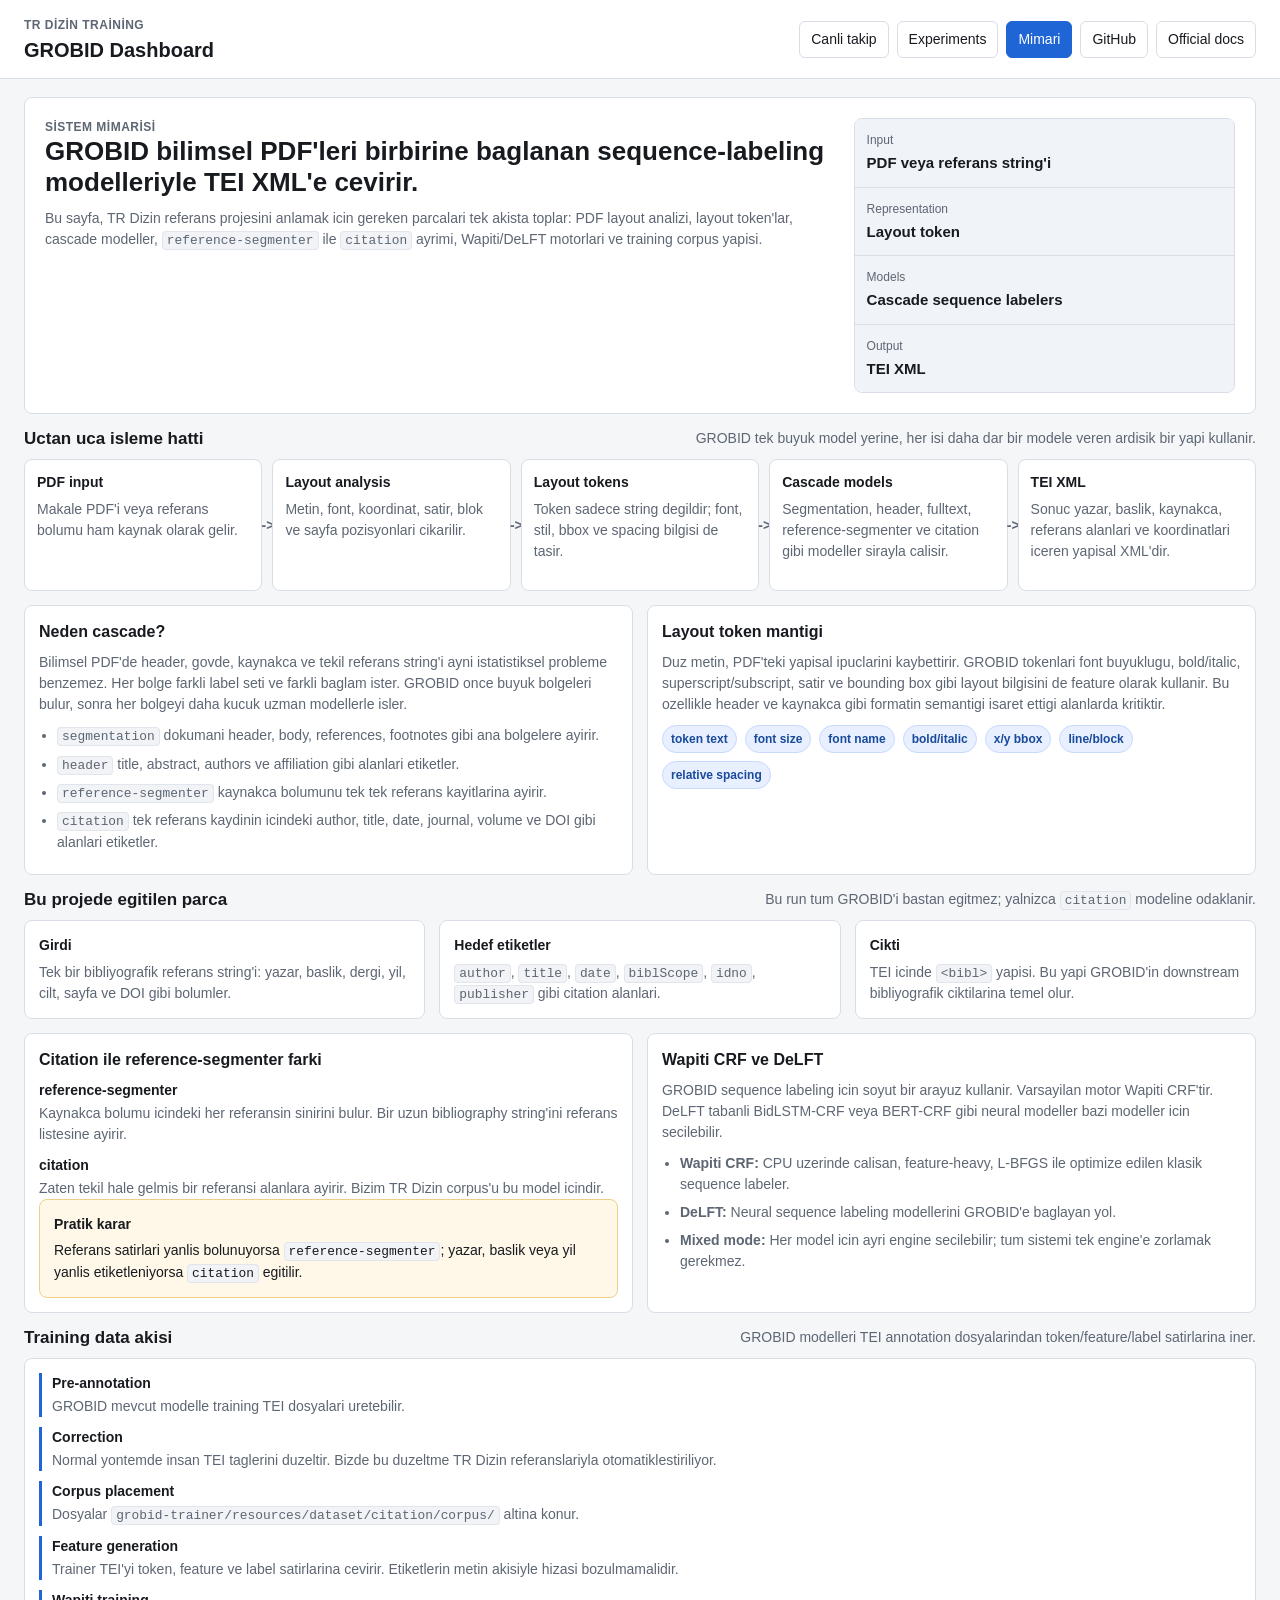
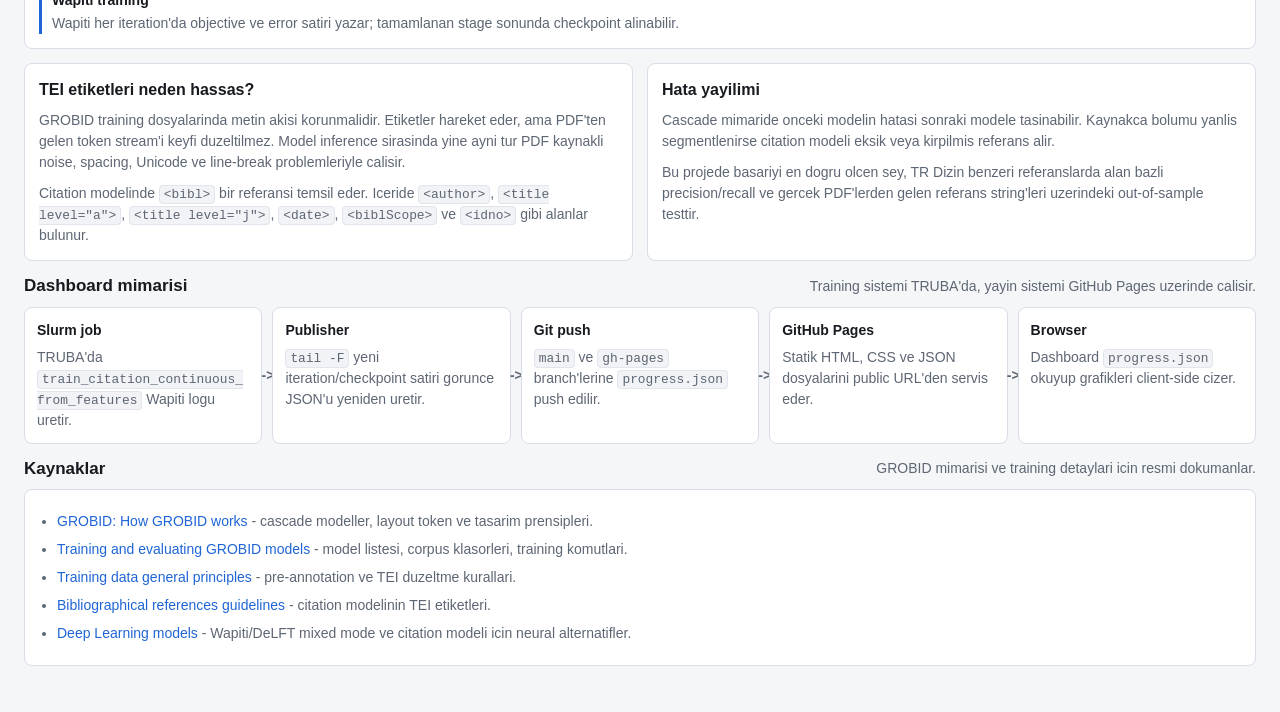
<file: github_dashboard/architecture.html>
<!doctype html>
<html lang="tr">
<head>
  <meta charset="utf-8">
  <meta name="viewport" content="width=device-width, initial-scale=1">
  <title>GROBID Mimarisi</title>
  <link rel="stylesheet" href="styles.css">
</head>
<body>
  <header class="topbar">
    <div class="brand">
      <p class="eyebrow">TR Dizin training</p>
      <h1>GROBID Dashboard</h1>
    </div>
    <nav class="nav">
      <a href="index.html">Canli takip</a>
      <a href="experiments.html">Experiments</a>
      <a class="active" href="architecture.html">Mimari</a>
      <a href="https://github.com/isikgirayedu/grobid-dashboard" rel="noreferrer">GitHub</a>
      <a href="https://grobid.readthedocs.io/en/latest/Principles/" rel="noreferrer">Official docs</a>
    </nav>
  </header>

  <main class="page">
    <section class="hero">
      <div>
        <p class="eyebrow">Sistem mimarisi</p>
        <h2>GROBID bilimsel PDF'leri birbirine baglanan sequence-labeling modelleriyle TEI XML'e cevirir.</h2>
        <p>
          Bu sayfa, TR Dizin referans projesini anlamak icin gereken parcalari tek akista toplar:
          PDF layout analizi, layout token'lar, cascade modeller, <code>reference-segmenter</code> ile
          <code>citation</code> ayrimi, Wapiti/DeLFT motorlari ve training corpus yapisi.
        </p>
      </div>
      <div class="hero-meta" aria-label="Architecture summary">
        <div><span>Input</span><strong>PDF veya referans string'i</strong></div>
        <div><span>Representation</span><strong>Layout token</strong></div>
        <div><span>Models</span><strong>Cascade sequence labelers</strong></div>
        <div><span>Output</span><strong>TEI XML</strong></div>
      </div>
    </section>

    <section class="section">
      <div class="section-header">
        <h2>Uctan uca isleme hatti</h2>
        <p>GROBID tek buyuk model yerine, her isi daha dar bir modele veren ardisik bir yapi kullanir.</p>
      </div>
      <div class="pipeline">
        <div class="pipeline-step"><strong>PDF input</strong><span>Makale PDF'i veya referans bolumu ham kaynak olarak gelir.</span></div>
        <div class="pipeline-step"><strong>Layout analysis</strong><span>Metin, font, koordinat, satir, blok ve sayfa pozisyonlari cikarilir.</span></div>
        <div class="pipeline-step"><strong>Layout tokens</strong><span>Token sadece string degildir; font, stil, bbox ve spacing bilgisi de tasir.</span></div>
        <div class="pipeline-step"><strong>Cascade models</strong><span>Segmentation, header, fulltext, reference-segmenter ve citation gibi modeller sirayla calisir.</span></div>
        <div class="pipeline-step"><strong>TEI XML</strong><span>Sonuc yazar, baslik, kaynakca, referans alanlari ve koordinatlari iceren yapisal XML'dir.</span></div>
      </div>
    </section>

    <section class="section">
      <div class="grid-2">
        <article class="surface">
          <div class="surface-heading">
            <h3>Neden cascade?</h3>
          </div>
          <p>
            Bilimsel PDF'de header, govde, kaynakca ve tekil referans string'i ayni istatistiksel
            probleme benzemez. Her bolge farkli label seti ve farkli baglam ister. GROBID once
            buyuk bolgeleri bulur, sonra her bolgeyi daha kucuk uzman modellerle isler.
          </p>
          <ul class="compact-list">
            <li><code>segmentation</code> dokumani header, body, references, footnotes gibi ana bolgelere ayirir.</li>
            <li><code>header</code> title, abstract, authors ve affiliation gibi alanlari etiketler.</li>
            <li><code>reference-segmenter</code> kaynakca bolumunu tek tek referans kayitlarina ayirir.</li>
            <li><code>citation</code> tek referans kaydinin icindeki author, title, date, journal, volume ve DOI gibi alanlari etiketler.</li>
          </ul>
        </article>
        <article class="surface">
          <div class="surface-heading">
            <h3>Layout token mantigi</h3>
          </div>
          <p>
            Duz metin, PDF'teki yapisal ipuclarini kaybettirir. GROBID tokenlari font buyuklugu,
            bold/italic, superscript/subscript, satir ve bounding box gibi layout bilgisini de feature
            olarak kullanir. Bu ozellikle header ve kaynakca gibi formatin semantigi isaret ettigi
            alanlarda kritiktir.
          </p>
          <div class="tag-row">
            <span class="tag">token text</span>
            <span class="tag">font size</span>
            <span class="tag">font name</span>
            <span class="tag">bold/italic</span>
            <span class="tag">x/y bbox</span>
            <span class="tag">line/block</span>
            <span class="tag">relative spacing</span>
          </div>
        </article>
      </div>
    </section>

    <section class="section">
      <div class="section-header">
        <h2>Bu projede egitilen parca</h2>
        <p>Bu run tum GROBID'i bastan egitmez; yalnizca <code>citation</code> modeline odaklanir.</p>
      </div>
      <div class="grid-3">
        <div class="surface">
          <h3>Girdi</h3>
          <p>Tek bir bibliyografik referans string'i: yazar, baslik, dergi, yil, cilt, sayfa ve DOI gibi bolumler.</p>
        </div>
        <div class="surface">
          <h3>Hedef etiketler</h3>
          <p><code>author</code>, <code>title</code>, <code>date</code>, <code>biblScope</code>, <code>idno</code>, <code>publisher</code> gibi citation alanlari.</p>
        </div>
        <div class="surface">
          <h3>Cikti</h3>
          <p>TEI icinde <code>&lt;bibl&gt;</code> yapisi. Bu yapi GROBID'in downstream bibliyografik ciktilarina temel olur.</p>
        </div>
      </div>
    </section>

    <section class="section">
      <div class="grid-2">
        <article class="surface">
          <div class="surface-heading">
            <h3>Citation ile reference-segmenter farki</h3>
          </div>
          <dl class="definitions">
            <dt>reference-segmenter</dt>
            <dd>Kaynakca bolumu icindeki her referansin sinirini bulur. Bir uzun bibliography string'ini referans listesine ayirir.</dd>
            <dt>citation</dt>
            <dd>Zaten tekil hale gelmis bir referansi alanlara ayirir. Bizim TR Dizin corpus'u bu model icindir.</dd>
          </dl>
          <div class="callout">
            <strong>Pratik karar</strong>
            <span>Referans satirlari yanlis bolunuyorsa <code>reference-segmenter</code>; yazar, baslik veya yil yanlis etiketleniyorsa <code>citation</code> egitilir.</span>
          </div>
        </article>
        <article class="surface">
          <div class="surface-heading">
            <h3>Wapiti CRF ve DeLFT</h3>
          </div>
          <p>
            GROBID sequence labeling icin soyut bir arayuz kullanir. Varsayilan motor Wapiti CRF'tir.
            DeLFT tabanli BidLSTM-CRF veya BERT-CRF gibi neural modeller bazi modeller icin secilebilir.
          </p>
          <ul class="compact-list">
            <li><strong>Wapiti CRF:</strong> CPU uzerinde calisan, feature-heavy, L-BFGS ile optimize edilen klasik sequence labeler.</li>
            <li><strong>DeLFT:</strong> Neural sequence labeling modellerini GROBID'e baglayan yol.</li>
            <li><strong>Mixed mode:</strong> Her model icin ayri engine secilebilir; tum sistemi tek engine'e zorlamak gerekmez.</li>
          </ul>
        </article>
      </div>
    </section>

    <section class="section">
      <div class="section-header">
        <h2>Training data akisi</h2>
        <p>GROBID modelleri TEI annotation dosyalarindan token/feature/label satirlarina iner.</p>
      </div>
      <div class="surface">
        <ol class="steps">
          <li><strong>Pre-annotation</strong><span>GROBID mevcut modelle training TEI dosyalari uretebilir.</span></li>
          <li><strong>Correction</strong><span>Normal yontemde insan TEI taglerini duzeltir. Bizde bu duzeltme TR Dizin referanslariyla otomatiklestiriliyor.</span></li>
          <li><strong>Corpus placement</strong><span>Dosyalar <code>grobid-trainer/resources/dataset/citation/corpus/</code> altina konur.</span></li>
          <li><strong>Feature generation</strong><span>Trainer TEI'yi token, feature ve label satirlarina cevirir. Etiketlerin metin akisiyle hizasi bozulmamalidir.</span></li>
          <li><strong>Wapiti training</strong><span>Wapiti her iteration'da objective ve error satiri yazar; tamamlanan stage sonunda checkpoint alinabilir.</span></li>
        </ol>
      </div>
    </section>

    <section class="section">
      <div class="grid-2">
        <article class="surface">
          <div class="surface-heading">
            <h3>TEI etiketleri neden hassas?</h3>
          </div>
          <p>
            GROBID training dosyalarinda metin akisi korunmalidir. Etiketler hareket eder, ama PDF'ten
            gelen token stream'i keyfi duzeltilmez. Model inference sirasinda yine ayni tur PDF kaynakli
            noise, spacing, Unicode ve line-break problemleriyle calisir.
          </p>
          <p>
            Citation modelinde <code>&lt;bibl&gt;</code> bir referansi temsil eder. Iceride
            <code>&lt;author&gt;</code>, <code>&lt;title level="a"&gt;</code>,
            <code>&lt;title level="j"&gt;</code>, <code>&lt;date&gt;</code>,
            <code>&lt;biblScope&gt;</code> ve <code>&lt;idno&gt;</code> gibi alanlar bulunur.
          </p>
        </article>
        <article class="surface">
          <div class="surface-heading">
            <h3>Hata yayilimi</h3>
          </div>
          <p>
            Cascade mimaride onceki modelin hatasi sonraki modele tasinabilir. Kaynakca bolumu yanlis
            segmentlenirse citation modeli eksik veya kirpilmis referans alir.
          </p>
          <p>
            Bu projede basariyi en dogru olcen sey, TR Dizin benzeri referanslarda alan bazli
            precision/recall ve gercek PDF'lerden gelen referans string'leri uzerindeki out-of-sample testtir.
          </p>
        </article>
      </div>
    </section>

    <section class="section">
      <div class="section-header">
        <h2>Dashboard mimarisi</h2>
        <p>Training sistemi TRUBA'da, yayin sistemi GitHub Pages uzerinde calisir.</p>
      </div>
      <div class="pipeline">
        <div class="pipeline-step"><strong>Slurm job</strong><span>TRUBA'da <code>train_citation_continuous_from_features</code> Wapiti logu uretir.</span></div>
        <div class="pipeline-step"><strong>Publisher</strong><span><code>tail -F</code> yeni iteration/checkpoint satiri gorunce JSON'u yeniden uretir.</span></div>
        <div class="pipeline-step"><strong>Git push</strong><span><code>main</code> ve <code>gh-pages</code> branch'lerine <code>progress.json</code> push edilir.</span></div>
        <div class="pipeline-step"><strong>GitHub Pages</strong><span>Statik HTML, CSS ve JSON dosyalarini public URL'den servis eder.</span></div>
        <div class="pipeline-step"><strong>Browser</strong><span>Dashboard <code>progress.json</code> okuyup grafikleri client-side cizer.</span></div>
      </div>
    </section>

    <section class="section">
      <div class="section-header">
        <h2>Kaynaklar</h2>
        <p>GROBID mimarisi ve training detaylari icin resmi dokumanlar.</p>
      </div>
      <div class="surface">
        <ul class="source-list">
          <li><a href="https://grobid.readthedocs.io/en/latest/Principles/" rel="noreferrer">GROBID: How GROBID works</a> - cascade modeller, layout token ve tasarim prensipleri.</li>
          <li><a href="https://grobid.readthedocs.io/en/latest/Training-the-models-of-Grobid/" rel="noreferrer">Training and evaluating GROBID models</a> - model listesi, corpus klasorleri, training komutlari.</li>
          <li><a href="https://grobid.readthedocs.io/en/latest/training/General-principles/" rel="noreferrer">Training data general principles</a> - pre-annotation ve TEI duzeltme kurallari.</li>
          <li><a href="https://grobid.readthedocs.io/en/latest/training/Bibliographical-references/" rel="noreferrer">Bibliographical references guidelines</a> - citation modelinin TEI etiketleri.</li>
          <li><a href="https://grobid.readthedocs.io/en/latest/Deep-Learning-models/" rel="noreferrer">Deep Learning models</a> - Wapiti/DeLFT mixed mode ve citation modeli icin neural alternatifler.</li>
        </ul>
      </div>
    </section>
  </main>
</body>
</html>
</file>
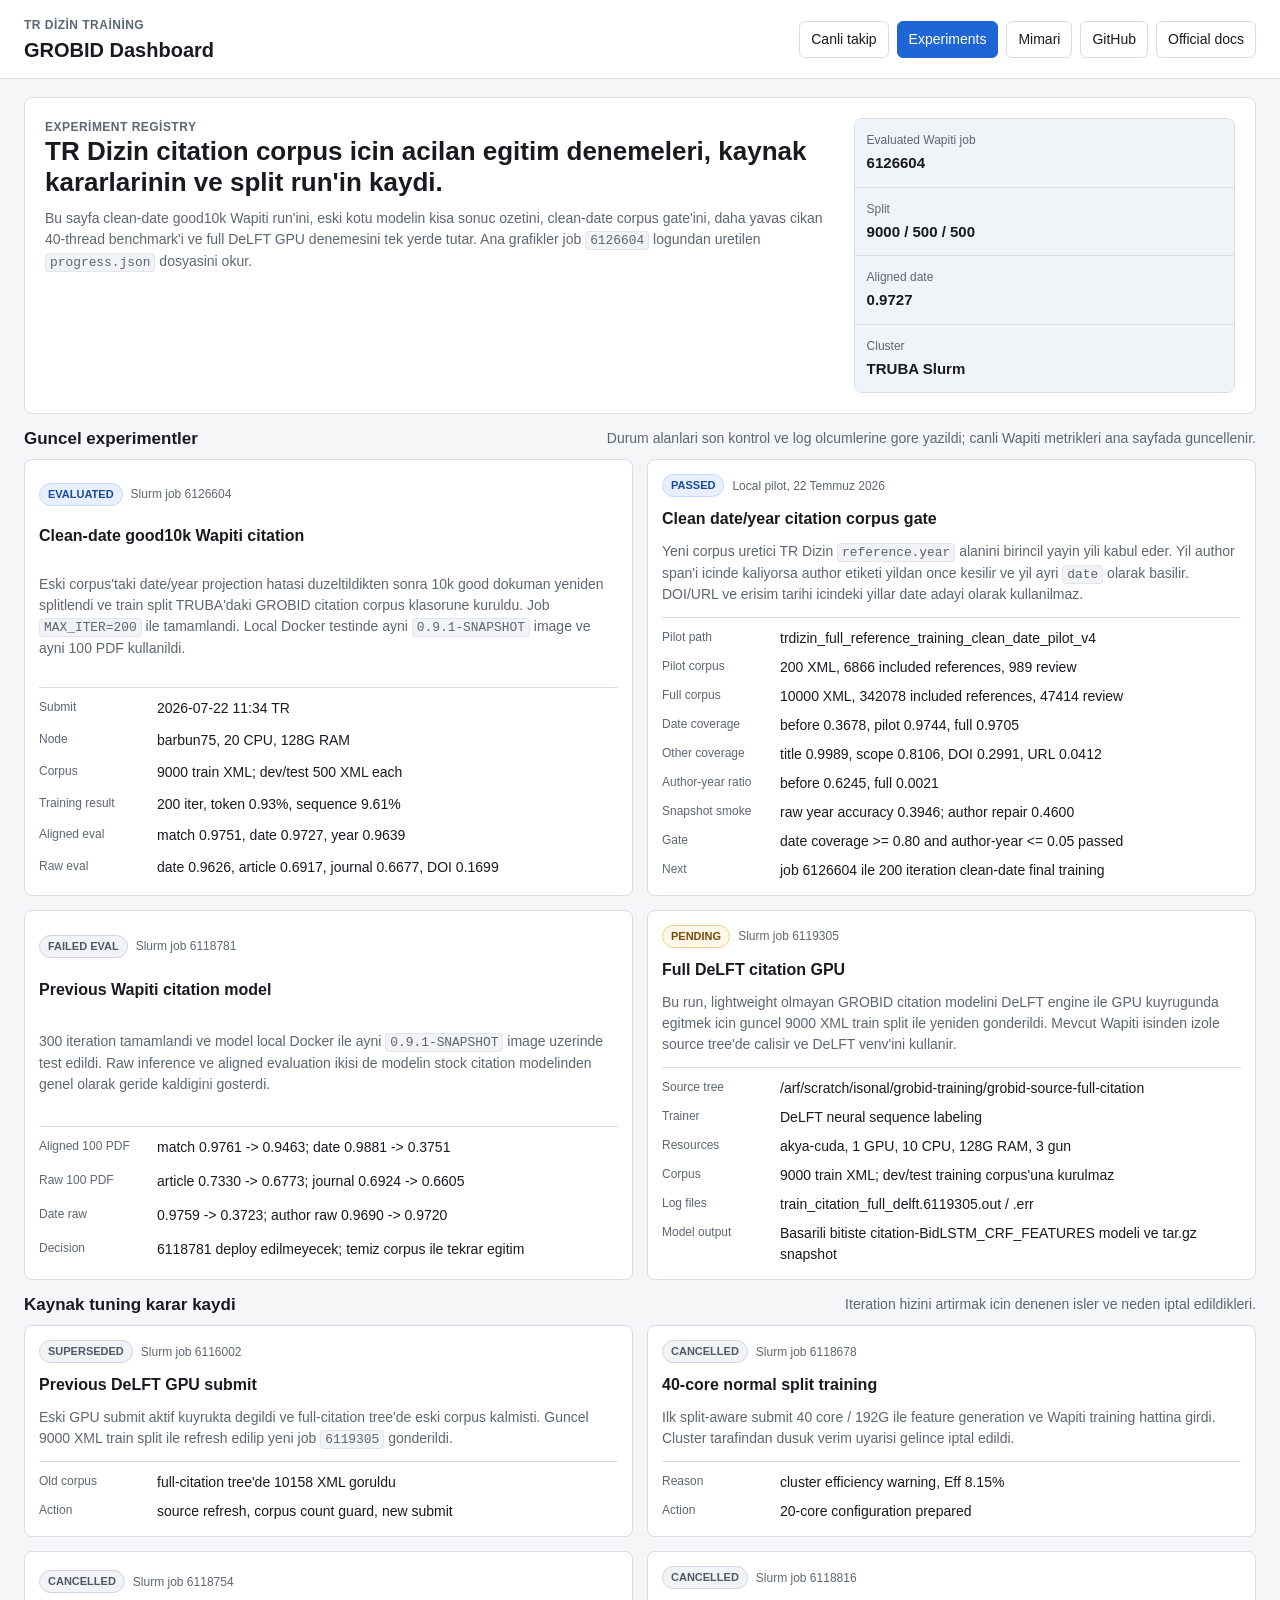
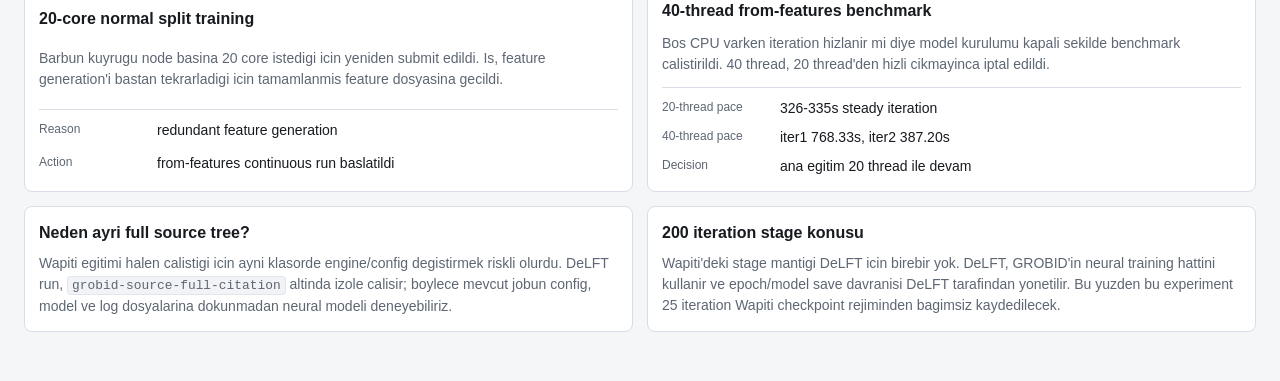
<file: github_dashboard/experiments.html>
<!doctype html>
<html lang="tr">
<head>
  <meta charset="utf-8">
  <meta name="viewport" content="width=device-width, initial-scale=1">
  <title>GROBID Experiments</title>
  <link rel="stylesheet" href="styles.css">
</head>
<body>
  <header class="topbar">
    <div class="brand">
      <p class="eyebrow">TR Dizin training</p>
      <h1>GROBID Dashboard</h1>
    </div>
    <nav class="nav">
      <a href="index.html">Canli takip</a>
      <a class="active" href="experiments.html">Experiments</a>
      <a href="architecture.html">Mimari</a>
      <a href="https://github.com/isikgirayedu/grobid-dashboard" rel="noreferrer">GitHub</a>
      <a href="https://grobid.readthedocs.io/en/latest/Principles/" rel="noreferrer">Official docs</a>
    </nav>
  </header>

  <main class="page">
    <section class="hero">
      <div>
        <p class="eyebrow">Experiment registry</p>
        <h2>TR Dizin citation corpus icin acilan egitim denemeleri, kaynak kararlarinin ve split run'in kaydi.</h2>
        <p>
          Bu sayfa clean-date good10k Wapiti run'ini, eski kotu modelin kisa sonuc ozetini,
          clean-date corpus gate'ini, daha yavas cikan 40-thread benchmark'i ve full DeLFT GPU
          denemesini tek yerde tutar. Ana grafikler job <code>6126604</code> logundan uretilen
          <code>progress.json</code> dosyasini okur.
        </p>
      </div>
      <div class="hero-meta" aria-label="Experiment summary">
        <div><span>Evaluated Wapiti job</span><strong>6126604</strong></div>
        <div><span>Split</span><strong>9000 / 500 / 500</strong></div>
        <div><span>Aligned date</span><strong>0.9727</strong></div>
        <div><span>Cluster</span><strong>TRUBA Slurm</strong></div>
      </div>
    </section>

    <section class="section">
      <div class="section-header">
        <h2>Guncel experimentler</h2>
        <p>Durum alanlari son kontrol ve log olcumlerine gore yazildi; canli Wapiti metrikleri ana sayfada guncellenir.</p>
      </div>
      <div class="experiment-grid">
        <article class="surface experiment-card">
          <div class="experiment-topline">
            <span class="status-pill status-ready">EVALUATED</span>
            <span>Slurm job 6126604</span>
          </div>
          <h3>Clean-date good10k Wapiti citation</h3>
          <p>
            Eski corpus'taki date/year projection hatasi duzeltildikten sonra 10k good dokuman
            yeniden splitlendi ve train split TRUBA'daki GROBID citation corpus klasorune kuruldu.
            Job <code>MAX_ITER=200</code> ile tamamlandi. Local Docker testinde ayni
            <code>0.9.1-SNAPSHOT</code> image ve ayni 100 PDF kullanildi.
          </p>
          <dl class="mini-facts">
            <div><dt>Submit</dt><dd>2026-07-22 11:34 TR</dd></div>
            <div><dt>Node</dt><dd>barbun75, 20 CPU, 128G RAM</dd></div>
            <div><dt>Corpus</dt><dd>9000 train XML; dev/test 500 XML each</dd></div>
            <div><dt>Training result</dt><dd>200 iter, token 0.93%, sequence 9.61%</dd></div>
            <div><dt>Aligned eval</dt><dd>match 0.9751, date 0.9727, year 0.9639</dd></div>
            <div><dt>Raw eval</dt><dd>date 0.9626, article 0.6917, journal 0.6677, DOI 0.1699</dd></div>
          </dl>
        </article>

        <article class="surface experiment-card">
          <div class="experiment-topline">
            <span class="status-pill status-ready">PASSED</span>
            <span>Local pilot, 22 Temmuz 2026</span>
          </div>
          <h3>Clean date/year citation corpus gate</h3>
          <p>
            Yeni corpus uretici TR Dizin <code>reference.year</code> alanini birincil yayin yili
            kabul eder. Yil author span'i icinde kaliyorsa author etiketi yildan once kesilir ve
            yil ayri <code>date</code> olarak basilir. DOI/URL ve erisim tarihi icindeki yillar
            date adayi olarak kullanilmaz.
          </p>
          <dl class="mini-facts">
            <div><dt>Pilot path</dt><dd>trdizin_full_reference_training_clean_date_pilot_v4</dd></div>
            <div><dt>Pilot corpus</dt><dd>200 XML, 6866 included references, 989 review</dd></div>
            <div><dt>Full corpus</dt><dd>10000 XML, 342078 included references, 47414 review</dd></div>
            <div><dt>Date coverage</dt><dd>before 0.3678, pilot 0.9744, full 0.9705</dd></div>
            <div><dt>Other coverage</dt><dd>title 0.9989, scope 0.8106, DOI 0.2991, URL 0.0412</dd></div>
            <div><dt>Author-year ratio</dt><dd>before 0.6245, full 0.0021</dd></div>
            <div><dt>Snapshot smoke</dt><dd>raw year accuracy 0.3946; author repair 0.4600</dd></div>
            <div><dt>Gate</dt><dd>date coverage >= 0.80 and author-year <= 0.05 passed</dd></div>
            <div><dt>Next</dt><dd>job 6126604 ile 200 iteration clean-date final training</dd></div>
          </dl>
        </article>

        <article class="surface experiment-card">
          <div class="experiment-topline">
            <span class="status-pill status-cancelled">FAILED EVAL</span>
            <span>Slurm job 6118781</span>
          </div>
          <h3>Previous Wapiti citation model</h3>
          <p>
            300 iteration tamamlandi ve model local Docker ile ayni <code>0.9.1-SNAPSHOT</code>
            image uzerinde test edildi. Raw inference ve aligned evaluation ikisi de modelin stock
            citation modelinden genel olarak geride kaldigini gosterdi.
          </p>
          <dl class="mini-facts">
            <div><dt>Aligned 100 PDF</dt><dd>match 0.9761 -> 0.9463; date 0.9881 -> 0.3751</dd></div>
            <div><dt>Raw 100 PDF</dt><dd>article 0.7330 -> 0.6773; journal 0.6924 -> 0.6605</dd></div>
            <div><dt>Date raw</dt><dd>0.9759 -> 0.3723; author raw 0.9690 -> 0.9720</dd></div>
            <div><dt>Decision</dt><dd>6118781 deploy edilmeyecek; temiz corpus ile tekrar egitim</dd></div>
          </dl>
        </article>

        <article class="surface experiment-card">
          <div class="experiment-topline">
            <span class="status-pill status-pending">PENDING</span>
            <span>Slurm job 6119305</span>
          </div>
          <h3>Full DeLFT citation GPU</h3>
          <p>
            Bu run, lightweight olmayan GROBID citation modelini DeLFT engine ile GPU kuyrugunda
            egitmek icin guncel 9000 XML train split ile yeniden gonderildi. Mevcut Wapiti isinden
            izole source tree'de calisir ve DeLFT venv'ini kullanir.
          </p>
          <dl class="mini-facts">
            <div><dt>Source tree</dt><dd>/arf/scratch/isonal/grobid-training/grobid-source-full-citation</dd></div>
            <div><dt>Trainer</dt><dd>DeLFT neural sequence labeling</dd></div>
            <div><dt>Resources</dt><dd>akya-cuda, 1 GPU, 10 CPU, 128G RAM, 3 gun</dd></div>
            <div><dt>Corpus</dt><dd>9000 train XML; dev/test training corpus'una kurulmaz</dd></div>
            <div><dt>Log files</dt><dd>train_citation_full_delft.6119305.out / .err</dd></div>
            <div><dt>Model output</dt><dd>Basarili bitiste citation-BidLSTM_CRF_FEATURES modeli ve tar.gz snapshot</dd></div>
          </dl>
        </article>
      </div>
    </section>

    <section class="section">
      <div class="section-header">
        <h2>Kaynak tuning karar kaydi</h2>
        <p>Iteration hizini artirmak icin denenen isler ve neden iptal edildikleri.</p>
      </div>
      <div class="experiment-grid">
        <article class="surface experiment-card">
          <div class="experiment-topline">
            <span class="status-pill status-cancelled">SUPERSEDED</span>
            <span>Slurm job 6116002</span>
          </div>
          <h3>Previous DeLFT GPU submit</h3>
          <p>
            Eski GPU submit aktif kuyrukta degildi ve full-citation tree'de eski corpus kalmisti.
            Guncel 9000 XML train split ile refresh edilip yeni job <code>6119305</code> gonderildi.
          </p>
          <dl class="mini-facts">
            <div><dt>Old corpus</dt><dd>full-citation tree'de 10158 XML goruldu</dd></div>
            <div><dt>Action</dt><dd>source refresh, corpus count guard, new submit</dd></div>
          </dl>
        </article>
        <article class="surface experiment-card">
          <div class="experiment-topline">
            <span class="status-pill status-cancelled">CANCELLED</span>
            <span>Slurm job 6118678</span>
          </div>
          <h3>40-core normal split training</h3>
          <p>
            Ilk split-aware submit 40 core / 192G ile feature generation ve Wapiti training hattina
            girdi. Cluster tarafindan dusuk verim uyarisi gelince iptal edildi.
          </p>
          <dl class="mini-facts">
            <div><dt>Reason</dt><dd>cluster efficiency warning, Eff 8.15%</dd></div>
            <div><dt>Action</dt><dd>20-core configuration prepared</dd></div>
          </dl>
        </article>
        <article class="surface experiment-card">
          <div class="experiment-topline">
            <span class="status-pill status-cancelled">CANCELLED</span>
            <span>Slurm job 6118754</span>
          </div>
          <h3>20-core normal split training</h3>
          <p>
            Barbun kuyrugu node basina 20 core istedigi icin yeniden submit edildi. Is, feature
            generation'i bastan tekrarladigi icin tamamlanmis feature dosyasina gecildi.
          </p>
          <dl class="mini-facts">
            <div><dt>Reason</dt><dd>redundant feature generation</dd></div>
            <div><dt>Action</dt><dd>from-features continuous run baslatildi</dd></div>
          </dl>
        </article>
        <article class="surface experiment-card">
          <div class="experiment-topline">
            <span class="status-pill status-cancelled">CANCELLED</span>
            <span>Slurm job 6118816</span>
          </div>
          <h3>40-thread from-features benchmark</h3>
          <p>
            Bos CPU varken iteration hizlanir mi diye model kurulumu kapali sekilde benchmark
            calistirildi. 40 thread, 20 thread'den hizli cikmayinca iptal edildi.
          </p>
          <dl class="mini-facts">
            <div><dt>20-thread pace</dt><dd>326-335s steady iteration</dd></div>
            <div><dt>40-thread pace</dt><dd>iter1 768.33s, iter2 387.20s</dd></div>
            <div><dt>Decision</dt><dd>ana egitim 20 thread ile devam</dd></div>
          </dl>
        </article>
      </div>
    </section>

    <section class="section">
      <div class="grid-2">
        <article class="surface">
          <div class="surface-heading">
            <h3>Neden ayri full source tree?</h3>
          </div>
          <p>
            Wapiti egitimi halen calistigi icin ayni klasorde engine/config degistirmek riskli olurdu.
            DeLFT run, <code>grobid-source-full-citation</code> altinda izole calisir; boylece mevcut
            jobun config, model ve log dosyalarina dokunmadan neural modeli deneyebiliriz.
          </p>
        </article>
        <article class="surface">
          <div class="surface-heading">
            <h3>200 iteration stage konusu</h3>
          </div>
          <p>
            Wapiti'deki stage mantigi DeLFT icin birebir yok. DeLFT, GROBID'in neural training hattini
            kullanir ve epoch/model save davranisi DeLFT tarafindan yonetilir. Bu yuzden bu experiment
            25 iteration Wapiti checkpoint rejiminden bagimsiz kaydedilecek.
          </p>
        </article>
      </div>
    </section>
  </main>
</body>
</html>
</file>
<file: crossref_stats_dashboard/styles.css>
:root {
  --bg: #f4f7f8;
  --panel: #ffffff;
  --ink: #162126;
  --muted: #65737b;
  --line: #d9e2e5;
  --blue: #276ef1;
  --teal: #159a8c;
  --amber: #d99216;
  --coral: #d85b48;
  --violet: #7a5ccf;
  --soft-blue: #e8f0ff;
  --soft-teal: #e3f5f2;
  --soft-amber: #fff3d8;
  --soft-coral: #fde9e5;
  --shadow: 0 16px 34px rgba(20, 39, 48, 0.08);
}

* {
  box-sizing: border-box;
}

body {
  margin: 0;
  background: var(--bg);
  color: var(--ink);
  font-family: Inter, ui-sans-serif, system-ui, -apple-system, BlinkMacSystemFont, "Segoe UI", sans-serif;
  line-height: 1.45;
}

button,
input,
select,
textarea {
  font: inherit;
}

.dashboard-shell {
  width: min(1180px, calc(100% - 32px));
  margin: 0 auto;
  padding: 24px 0 32px;
}

.topbar {
  min-height: 96px;
  display: flex;
  align-items: center;
  justify-content: space-between;
  gap: 20px;
}

.eyebrow {
  margin: 0 0 6px;
  color: var(--teal);
  font-size: 0.78rem;
  font-weight: 800;
  text-transform: uppercase;
}

h1,
h2,
h3,
p {
  margin-top: 0;
}

h1 {
  margin-bottom: 0;
  font-size: 2rem;
  line-height: 1.12;
}

h2 {
  margin-bottom: 0;
  font-size: 1.42rem;
  line-height: 1.2;
}

h3 {
  margin-bottom: 0;
  font-size: 1rem;
}

.run-meta {
  min-width: 220px;
  padding: 14px 16px;
  border: 1px solid var(--line);
  border-radius: 8px;
  background: var(--panel);
  box-shadow: var(--shadow);
}

.run-meta span,
.run-meta strong {
  display: block;
}

.run-meta span {
  color: var(--muted);
  font-size: 0.82rem;
}

.run-meta strong {
  margin-top: 2px;
}

.summary-strip {
  display: grid;
  grid-template-columns: repeat(4, minmax(0, 1fr));
  gap: 12px;
  margin: 8px 0 18px;
}

.metric-tile,
.result-panel,
.delta-tile {
  border: 1px solid var(--line);
  border-radius: 8px;
  background: var(--panel);
  box-shadow: var(--shadow);
}

.metric-tile {
  min-height: 92px;
  padding: 16px;
}

.metric-tile span,
.delta-tile span {
  display: block;
  color: var(--muted);
  font-size: 0.82rem;
  font-weight: 700;
}

.metric-tile strong {
  display: block;
  margin-top: 6px;
  font-size: 1.72rem;
  line-height: 1.1;
}

.experiment-layout {
  display: grid;
  grid-template-columns: 260px minmax(0, 1fr);
  gap: 16px;
  align-items: stretch;
}

.experiment-list {
  display: grid;
  gap: 10px;
  align-content: start;
}

.experiment-button {
  width: 100%;
  min-height: 76px;
  padding: 14px 16px;
  border: 1px solid var(--line);
  border-radius: 8px;
  background: var(--panel);
  color: var(--ink);
  cursor: pointer;
  text-align: left;
  transition: border-color 160ms ease, background 160ms ease, transform 160ms ease;
}

.experiment-button:hover {
  border-color: var(--blue);
}

.experiment-button:focus-visible {
  outline: 3px solid rgba(39, 110, 241, 0.24);
  outline-offset: 2px;
}

.experiment-button.is-active {
  border-color: var(--blue);
  background: var(--soft-blue);
  transform: translateX(2px);
}

.experiment-button span,
.experiment-button strong {
  display: block;
}

.experiment-button span {
  color: var(--muted);
  font-size: 0.76rem;
  font-weight: 800;
  text-transform: uppercase;
}

.experiment-button strong {
  margin-top: 4px;
  font-size: 1rem;
}

.experiment-detail,
.comparison-section {
  border: 1px solid var(--line);
  border-radius: 8px;
  background: var(--panel);
  box-shadow: var(--shadow);
}

.experiment-detail {
  padding: 22px;
}

.detail-heading,
.section-heading,
.panel-title-row,
.split-row,
.comparison-row {
  display: flex;
  align-items: center;
  justify-content: space-between;
  gap: 16px;
}

.rate-badge {
  min-width: 148px;
  padding: 12px 14px;
  border-radius: 8px;
  background: var(--soft-teal);
  text-align: right;
}

.rate-badge span {
  display: block;
  color: var(--muted);
  font-size: 0.75rem;
  font-weight: 800;
  text-transform: uppercase;
}

.rate-badge strong {
  display: block;
  margin-top: 2px;
  color: var(--teal);
  font-size: 1.45rem;
  line-height: 1.05;
}

.experiment-copy {
  max-width: 720px;
  margin: 18px 0 8px;
  color: var(--muted);
}

.experiment-note {
  max-width: 760px;
  margin-bottom: 20px;
  padding: 10px 12px;
  border-left: 4px solid var(--amber);
  border-radius: 6px;
  background: var(--soft-amber);
  color: #5d4210;
  font-size: 0.92rem;
  font-weight: 700;
}

.result-grid {
  display: grid;
  grid-template-columns: minmax(0, 0.9fr) minmax(0, 1.1fr);
  gap: 14px;
}

.result-panel {
  min-height: 208px;
  padding: 18px;
  box-shadow: none;
}

.panel-title-row span,
.split-row span {
  color: var(--muted);
  font-size: 0.86rem;
  font-weight: 700;
}

.bar-track {
  width: 100%;
  height: 28px;
  margin: 28px 0 14px;
  overflow: hidden;
  border-radius: 8px;
  background: #edf2f4;
}

.bar-fill {
  height: 100%;
  width: 0;
  min-width: 2px;
  border-radius: 8px;
  background: var(--blue);
  transition: width 260ms ease;
}

.component-bars {
  display: grid;
  gap: 12px;
  margin-top: 18px;
}

.component-item {
  display: grid;
  grid-template-columns: minmax(110px, 1fr) minmax(0, 2fr) 82px;
  gap: 10px;
  align-items: center;
  min-height: 34px;
}

.component-label {
  color: var(--ink);
  font-size: 0.86rem;
  font-weight: 700;
}

.component-track {
  height: 16px;
  overflow: hidden;
  border-radius: 8px;
  background: #edf2f4;
}

.component-fill {
  height: 100%;
  width: 0;
  border-radius: 8px;
  transition: width 260ms ease;
}

.component-value {
  color: var(--muted);
  font-size: 0.84rem;
  font-weight: 800;
  text-align: right;
}

.comparison-section {
  margin-top: 16px;
  padding: 22px;
}

.section-heading {
  align-items: flex-start;
  margin-bottom: 18px;
}

.section-heading p:last-child {
  max-width: 560px;
  margin-bottom: 0;
  color: var(--muted);
  font-size: 0.92rem;
}

.comparison-bars {
  display: grid;
  gap: 10px;
  margin-bottom: 18px;
}

.comparison-row {
  min-height: 46px;
  padding: 10px 12px;
  border: 1px solid var(--line);
  border-radius: 8px;
  background: #fbfcfd;
}

.remaining-row {
  display: flex;
  align-items: center;
  justify-content: space-between;
  gap: 16px;
  min-height: 46px;
  padding: 10px 12px;
  border: 1px solid var(--line);
  border-radius: 8px;
  background: #fbfcfd;
}

.comparison-name {
  width: 160px;
  font-weight: 800;
}

.remaining-name {
  width: 190px;
  font-weight: 800;
}

.category-example-button {
  min-width: 104px;
  min-height: 32px;
  padding: 7px 10px;
  border: 1px solid var(--line);
  border-radius: 8px;
  background: var(--panel);
  color: var(--ink);
  cursor: pointer;
  font-size: 0.78rem;
  font-weight: 800;
  line-height: 1.1;
  white-space: nowrap;
}

.category-example-button:hover,
.category-example-button.is-active {
  border-color: var(--blue);
  background: var(--soft-blue);
  color: var(--blue);
}

.category-example-button:focus-visible {
  outline: 3px solid rgba(39, 110, 241, 0.24);
  outline-offset: 2px;
}

.comparison-track {
  flex: 1;
  height: 16px;
  overflow: hidden;
  border-radius: 8px;
  background: #edf2f4;
}

.comparison-fill {
  height: 100%;
  border-radius: 8px;
}

.comparison-value {
  width: 126px;
  color: var(--muted);
  font-size: 0.86rem;
  font-weight: 800;
  text-align: right;
}

.table-wrap {
  overflow-x: auto;
  border: 1px solid var(--line);
  border-radius: 8px;
}

table {
  width: 100%;
  border-collapse: collapse;
  min-width: 680px;
}

th,
td {
  padding: 12px 14px;
  border-bottom: 1px solid var(--line);
  text-align: left;
  vertical-align: top;
}

th {
  background: #f7fafb;
  color: var(--muted);
  font-size: 0.78rem;
  text-transform: uppercase;
}

tr:last-child td {
  border-bottom: 0;
}

.delta-grid {
  display: grid;
  grid-template-columns: repeat(auto-fit, minmax(190px, 1fr));
  gap: 12px;
  margin-bottom: 16px;
}

.remaining-metrics {
  display: grid;
  grid-template-columns: repeat(3, minmax(0, 1fr));
  gap: 12px;
  margin-bottom: 16px;
}

.remaining-metrics .metric-tile {
  box-shadow: none;
}

.remaining-metrics p {
  margin: 6px 0 0;
  color: var(--muted);
  font-size: 0.9rem;
  font-weight: 800;
}

.type-chart-layout {
  display: grid;
  grid-template-columns: minmax(0, 1.25fr) minmax(280px, 0.75fr);
  gap: 14px;
  margin-bottom: 16px;
}

.type-chart-panel {
  min-height: 300px;
  padding: 18px;
  border: 1px solid var(--line);
  border-radius: 8px;
  background: #fbfcfd;
}

.type-chart-content {
  display: grid;
  grid-template-columns: 220px minmax(0, 1fr);
  gap: 18px;
  align-items: center;
  margin-top: 18px;
}

.donut-chart {
  width: 220px;
  aspect-ratio: 1;
  display: grid;
  place-items: center;
  border-radius: 50%;
  box-shadow: inset 0 0 0 1px rgba(22, 33, 38, 0.08);
}

.donut-chart > span {
  width: 118px;
  aspect-ratio: 1;
  display: flex;
  flex-direction: column;
  align-items: center;
  justify-content: center;
  gap: 6px;
  border-radius: 50%;
  background: var(--panel);
  text-align: center;
  box-shadow: 0 0 0 1px var(--line);
}

.donut-chart strong,
.donut-chart small {
  display: block;
}

.donut-chart strong {
  font-size: 1.38rem;
  line-height: 1;
}

.donut-chart small {
  color: var(--muted);
  font-size: 0.78rem;
  font-weight: 800;
  text-transform: uppercase;
}

.donut-legend {
  display: grid;
  gap: 8px;
}

.legend-item {
  display: grid;
  grid-template-columns: 14px minmax(0, 1fr) auto auto;
  gap: 8px;
  align-items: center;
  min-height: 28px;
  color: var(--muted);
  font-size: 0.84rem;
}

.legend-swatch {
  width: 12px;
  aspect-ratio: 1;
  border-radius: 999px;
}

.legend-label {
  color: var(--ink);
  font-weight: 700;
}

.legend-item strong {
  color: var(--muted);
  font-size: 0.82rem;
  text-align: right;
}

.reason-list {
  display: grid;
  gap: 10px;
  margin-top: 18px;
}

.category-example-panel {
  display: grid;
  gap: 12px;
  margin: 2px 0 18px;
  padding: 16px;
  border: 1px solid var(--line);
  border-radius: 8px;
  background: #fbfcfd;
}

.example-count {
  color: var(--muted);
  font-size: 0.84rem;
  font-weight: 800;
  white-space: nowrap;
}

.category-example-list {
  display: grid;
  gap: 10px;
}

.category-example-item {
  padding: 12px;
  border: 1px solid var(--line);
  border-radius: 8px;
  background: var(--panel);
}

.example-meta {
  margin-bottom: 6px;
  color: var(--muted);
  font-size: 0.78rem;
  font-weight: 800;
}

.category-example-item p {
  margin: 0;
  color: var(--ink);
  font-size: 0.9rem;
}

.reason-item {
  padding: 12px;
  border: 1px solid var(--line);
  border-radius: 8px;
  background: var(--panel);
}

.reason-top {
  display: flex;
  align-items: flex-start;
  justify-content: space-between;
  gap: 10px;
}

.reason-top span {
  font-weight: 800;
}

.reason-top strong {
  white-space: nowrap;
  color: var(--teal);
}

.reason-item p {
  margin: 8px 0 0;
  color: var(--muted);
  font-size: 0.88rem;
}

.delta-tile {
  min-height: 136px;
  padding: 16px;
  box-shadow: none;
}

.delta-tile strong {
  display: block;
  margin: 8px 0 6px;
  font-size: 1.62rem;
  line-height: 1;
}

.delta-tile p {
  margin-bottom: 0;
  color: var(--muted);
  font-size: 0.88rem;
}

.compact-table table {
  min-width: 540px;
}

.source-footer {
  display: flex;
  flex-wrap: wrap;
  gap: 10px 14px;
  align-items: center;
  margin-top: 16px;
  padding: 14px 2px 0;
  color: var(--muted);
  font-size: 0.9rem;
}

.source-footer a {
  color: var(--blue);
  font-weight: 700;
  text-decoration: none;
}

.source-footer a:hover {
  text-decoration: underline;
}

@media (max-width: 900px) {
  .summary-strip,
  .delta-grid,
  .remaining-metrics,
  .type-chart-layout {
    grid-template-columns: repeat(2, minmax(0, 1fr));
  }

  .type-chart-layout {
    grid-template-columns: 1fr;
  }

  .experiment-layout,
  .result-grid {
    grid-template-columns: 1fr;
  }

  .experiment-list {
    grid-template-columns: repeat(2, minmax(0, 1fr));
  }

  .experiment-button.is-active {
    transform: none;
  }

  .section-heading {
    display: block;
  }

  .section-heading p:last-child {
    margin-top: 10px;
  }
}

@media (max-width: 620px) {
  .dashboard-shell {
    width: min(100% - 20px, 1180px);
    padding-top: 14px;
  }

  .topbar,
  .detail-heading,
  .split-row,
  .comparison-row,
  .remaining-row {
    align-items: flex-start;
    flex-direction: column;
  }

  .run-meta,
  .rate-badge {
    width: 100%;
    text-align: left;
  }

  .summary-strip,
  .experiment-list,
  .delta-grid,
  .remaining-metrics,
  .type-chart-layout,
  .type-chart-content {
    grid-template-columns: 1fr;
  }

  h1 {
    font-size: 1.62rem;
  }

  .experiment-detail,
  .comparison-section {
    padding: 16px;
  }

  .component-item {
    grid-template-columns: 1fr;
    gap: 6px;
  }

	  .component-value,
	  .comparison-value {
	    width: auto;
	    text-align: left;
	  }

  .category-example-button {
    width: 100%;
  }

  .legend-item {
    grid-template-columns: 14px minmax(0, 1fr);
  }

  .legend-item strong {
    grid-column: 2;
    text-align: left;
  }

  .legend-item .category-example-button {
    grid-column: 1 / -1;
  }

	  .comparison-name,
	  .remaining-name {
	    width: auto;
	  }

  .comparison-track {
    width: 100%;
  }

  .donut-chart {
    width: min(220px, 100%);
    justify-self: center;
  }

  .legend-item {
    grid-template-columns: 14px minmax(0, 1fr);
  }

  .legend-item strong {
    grid-column: 2;
    text-align: left;
  }

  .reason-top {
    display: block;
  }

  .reason-top strong {
    display: block;
    margin-top: 4px;
  }
}
</file>
<file: github_dashboard/styles.css>
:root {
  --bg: #f5f6f8;
  --surface: #ffffff;
  --surface-alt: #f0f3f7;
  --ink: #171a1f;
  --muted: #5d6673;
  --line: #d8dde6;
  --blue: #1f65d6;
  --blue-soft: #e8f0ff;
  --red: #c93434;
  --orange: #d9741f;
  --green: #25835a;
  --warning-bg: #fff8e8;
  --warning-line: #efcf85;
}

* {
  box-sizing: border-box;
}

html {
  overflow-x: hidden;
}

body {
  margin: 0;
  background: var(--bg);
  color: var(--ink);
  font: 14px/1.5 -apple-system, BlinkMacSystemFont, "Segoe UI", sans-serif;
  overflow-x: hidden;
}

a {
  color: var(--blue);
  text-decoration: none;
}

a:hover {
  text-decoration: underline;
}

code {
  background: #f1f3f6;
  border: 1px solid #e1e5ec;
  border-radius: 4px;
  font-size: 0.92em;
  overflow-wrap: anywhere;
  padding: 1px 4px;
}

.topbar {
  align-items: center;
  background: var(--surface);
  border-bottom: 1px solid var(--line);
  display: flex;
  gap: 18px;
  justify-content: space-between;
  padding: 16px 24px;
  position: sticky;
  top: 0;
  z-index: 2;
}

.brand {
  min-width: 220px;
}

.eyebrow {
  color: var(--muted);
  font-size: 12px;
  font-weight: 650;
  letter-spacing: 0.04em;
  margin: 0 0 4px;
  text-transform: uppercase;
}

.topbar h1 {
  font-size: 20px;
  font-weight: 650;
  letter-spacing: 0;
  line-height: 1.2;
  margin: 0;
}

.nav {
  align-items: center;
  display: flex;
  flex-wrap: wrap;
  gap: 8px;
  justify-content: flex-end;
  max-width: 100%;
  min-width: 0;
}

.nav a {
  align-items: center;
  background: white;
  border: 1px solid var(--line);
  border-radius: 6px;
  color: var(--ink);
  display: inline-flex;
  font: inherit;
  min-height: 36px;
  padding: 7px 11px;
}

.nav a.active {
  background: var(--blue);
  border-color: var(--blue);
  color: white;
}

.page {
  margin: 0 auto;
  max-width: 1480px;
  min-width: 0;
  padding: 18px 24px 36px;
}

.hero {
  background: var(--surface);
  border: 1px solid var(--line);
  border-radius: 8px;
  display: grid;
  gap: 22px;
  grid-template-columns: minmax(0, 1.65fr) minmax(260px, 0.8fr);
  margin-bottom: 14px;
  min-width: 0;
  overflow-wrap: anywhere;
  padding: 20px;
}

.hero h2 {
  font-size: 26px;
  letter-spacing: 0;
  line-height: 1.2;
  margin: 0 0 10px;
  max-width: 980px;
  overflow-wrap: anywhere;
}

.hero p,
.section-header p,
.surface p,
.muted {
  color: var(--muted);
}

.hero p {
  margin: 0;
  max-width: 980px;
}

.hero-meta {
  align-self: stretch;
  border: 1px solid var(--line);
  border-radius: 8px;
  display: grid;
  overflow: hidden;
}

.hero-meta div {
  background: var(--surface-alt);
  border-bottom: 1px solid var(--line);
  min-width: 0;
  padding: 12px;
}

.hero-meta div:last-child {
  border-bottom: 0;
}

.hero-meta span {
  color: var(--muted);
  display: block;
  font-size: 12px;
  margin-bottom: 3px;
}

.hero-meta strong {
  display: block;
  font-size: 15px;
  overflow-wrap: anywhere;
}

.section {
  margin-bottom: 14px;
}

.section-header {
  align-items: flex-end;
  display: flex;
  gap: 14px;
  justify-content: space-between;
  margin: 0 0 10px;
}

.section-header h2 {
  font-size: 17px;
  font-weight: 650;
  letter-spacing: 0;
  line-height: 1.25;
  margin: 0;
}

.section-header p {
  margin: 0;
  max-width: 680px;
}

.section-button {
  align-items: center;
  background: white;
  border: 1px solid var(--line);
  border-radius: 6px;
  color: var(--ink);
  cursor: pointer;
  display: inline-flex;
  font: inherit;
  min-height: 36px;
  padding: 7px 11px;
}

.surface {
  background: var(--surface);
  border: 1px solid var(--line);
  border-radius: 8px;
  min-width: 0;
  overflow-wrap: anywhere;
  padding: 14px;
}

.surface h3 {
  font-size: 14px;
  margin: 0 0 6px;
}

.surface p {
  margin: 0 0 10px;
}

.surface p:last-child {
  margin-bottom: 0;
}

.metrics {
  display: grid;
  gap: 12px;
  grid-template-columns: repeat(6, minmax(0, 1fr));
}

.metric {
  background: var(--surface);
  border: 1px solid var(--line);
  border-radius: 8px;
  min-width: 0;
  overflow-wrap: anywhere;
  padding: 14px;
}

.metric .label {
  color: var(--muted);
  font-size: 12px;
  margin-bottom: 4px;
}

.metric .value {
  font-size: 22px;
  font-weight: 650;
  overflow: hidden;
  text-overflow: ellipsis;
  white-space: nowrap;
}

.metric .hint {
  color: var(--muted);
  font-size: 12px;
  margin-top: 2px;
}

.grid-2,
.grid-3 {
  display: grid;
  gap: 14px;
}

.grid-2 {
  grid-template-columns: repeat(2, minmax(0, 1fr));
}

.grid-3 {
  grid-template-columns: repeat(3, minmax(0, 1fr));
}

.experiment-grid {
  display: grid;
  gap: 14px;
  grid-template-columns: repeat(2, minmax(0, 1fr));
}

.experiment-card {
  display: grid;
  gap: 10px;
}

.experiment-card h3 {
  font-size: 16px;
  margin: 0;
}

.experiment-card p {
  margin: 0;
}

.experiment-topline {
  align-items: center;
  color: var(--muted);
  display: flex;
  flex-wrap: wrap;
  font-size: 12px;
  gap: 8px;
}

.status-pill {
  border: 1px solid var(--line);
  border-radius: 999px;
  display: inline-flex;
  font-size: 11px;
  font-weight: 700;
  line-height: 1;
  padding: 5px 8px;
}

.status-running {
  background: #e8f6ef;
  border-color: #a9dbc1;
  color: #17633e;
}

.status-pending {
  background: #fff8e8;
  border-color: #efcf85;
  color: #7b4b0a;
}

.status-ready {
  background: var(--blue-soft);
  border-color: #c8d9ff;
  color: #194a9b;
}

.status-cancelled {
  background: #f1f3f6;
  border-color: #cfd6e1;
  color: #4f5866;
}

.mini-facts {
  border-top: 1px solid var(--line);
  display: grid;
  gap: 8px;
  margin: 2px 0 0;
  padding-top: 10px;
}

.mini-facts div {
  display: grid;
  gap: 8px;
  grid-template-columns: 110px minmax(0, 1fr);
}

.mini-facts dt {
  color: var(--muted);
  font-size: 12px;
}

.mini-facts dd {
  margin: 0;
  min-width: 0;
  overflow-wrap: anywhere;
}

.chart-grid {
  display: grid;
  gap: 14px;
  grid-template-columns: minmax(0, 1fr);
}

.chart-row {
  display: grid;
  gap: 14px;
  grid-template-columns: repeat(2, minmax(0, 1fr));
}

.surface-heading {
  align-items: flex-start;
  display: flex;
  gap: 12px;
  justify-content: space-between;
  margin-bottom: 8px;
}

.surface-heading h3 {
  font-size: 16px;
  font-weight: 650;
  margin: 0;
}

.surface-heading p {
  color: var(--muted);
  font-size: 13px;
  margin: 0;
  max-width: 620px;
}

.steps {
  display: grid;
  gap: 10px;
  list-style: none;
  margin: 0;
  padding: 0;
}

.steps li {
  border-left: 3px solid var(--blue);
  padding-left: 10px;
}

.steps strong {
  display: block;
  margin-bottom: 2px;
}

.steps span {
  color: var(--muted);
  display: block;
}

.definitions {
  margin: 0;
}

.definitions dt {
  font-weight: 650;
  margin-top: 10px;
}

.definitions dt:first-child {
  margin-top: 0;
}

.definitions dd {
  color: var(--muted);
  margin: 2px 0 0;
}

canvas {
  display: block;
  height: 250px;
  width: 100%;
}

.table-wrap {
  overflow-x: auto;
}

table {
  border-collapse: collapse;
  font-variant-numeric: tabular-nums;
  min-width: 680px;
  width: 100%;
}

th,
td {
  border-bottom: 1px solid var(--line);
  padding: 7px 8px;
  text-align: right;
}

th:first-child,
td:first-child {
  text-align: left;
}

th {
  color: var(--muted);
  font-size: 12px;
  font-weight: 600;
}

.statusline {
  color: var(--muted);
  font-size: 13px;
  margin: 8px 0 0;
}

.error {
  background: #fff1f1;
  border-left: 4px solid var(--red);
  border-radius: 4px;
  color: #5b1818;
  margin-top: 10px;
  padding: 9px 11px;
}

.pipeline {
  display: grid;
  gap: 10px;
  grid-template-columns: repeat(5, minmax(0, 1fr));
}

.pipeline-step {
  background: var(--surface);
  border: 1px solid var(--line);
  border-radius: 8px;
  min-height: 132px;
  padding: 12px;
  position: relative;
}

.pipeline-step:not(:last-child)::after {
  color: var(--muted);
  content: "->";
  font-weight: 700;
  position: absolute;
  right: -13px;
  top: 50%;
  transform: translateY(-50%);
}

.pipeline-step strong {
  display: block;
  margin-bottom: 6px;
}

.pipeline-step span,
.compact-list li,
.source-list li {
  color: var(--muted);
}

.compact-list,
.source-list {
  margin: 0;
  padding-left: 18px;
}

.compact-list li,
.source-list li {
  margin: 7px 0;
}

.tag-row {
  display: flex;
  flex-wrap: wrap;
  gap: 8px;
}

.tag {
  background: var(--blue-soft);
  border: 1px solid #c8d9ff;
  border-radius: 999px;
  color: #194a9b;
  font-size: 12px;
  font-weight: 650;
  padding: 4px 8px;
}

.callout {
  background: var(--warning-bg);
  border: 1px solid var(--warning-line);
  border-radius: 8px;
  padding: 14px;
}

.callout strong {
  display: block;
  margin-bottom: 5px;
}

@media (max-width: 1120px) {
  .metrics {
    grid-template-columns: repeat(3, minmax(0, 1fr));
  }

  .pipeline {
    grid-template-columns: 1fr;
  }

  .pipeline-step {
    min-height: 0;
  }

  .pipeline-step:not(:last-child)::after {
    bottom: -17px;
    content: "v";
    left: 12px;
    right: auto;
    top: auto;
    transform: none;
  }
}

@media (max-width: 880px) {
  .topbar {
    align-items: flex-start;
    flex-direction: column;
  }

  .nav {
    justify-content: flex-start;
    width: 100%;
  }

  .hero,
  .grid-2,
  .grid-3,
  .experiment-grid,
  .chart-row {
    grid-template-columns: 1fr;
  }

  .section-header,
  .surface-heading {
    display: block;
  }

  .section-header p,
  .surface-heading p {
    margin-top: 5px;
  }
}

@media (max-width: 560px) {
  .page,
  .topbar {
    padding-left: 14px;
    padding-right: 14px;
  }

  .nav {
    display: grid;
    grid-template-columns: repeat(auto-fit, minmax(112px, 1fr));
  }

  .nav a {
    justify-content: center;
    min-width: 0;
    padding-left: 8px;
    padding-right: 8px;
    text-align: center;
  }

  .hero {
    padding: 16px;
  }

  .hero h2 {
    font-size: 24px;
  }

  .metrics {
    grid-template-columns: 1fr;
  }
}
</file>
